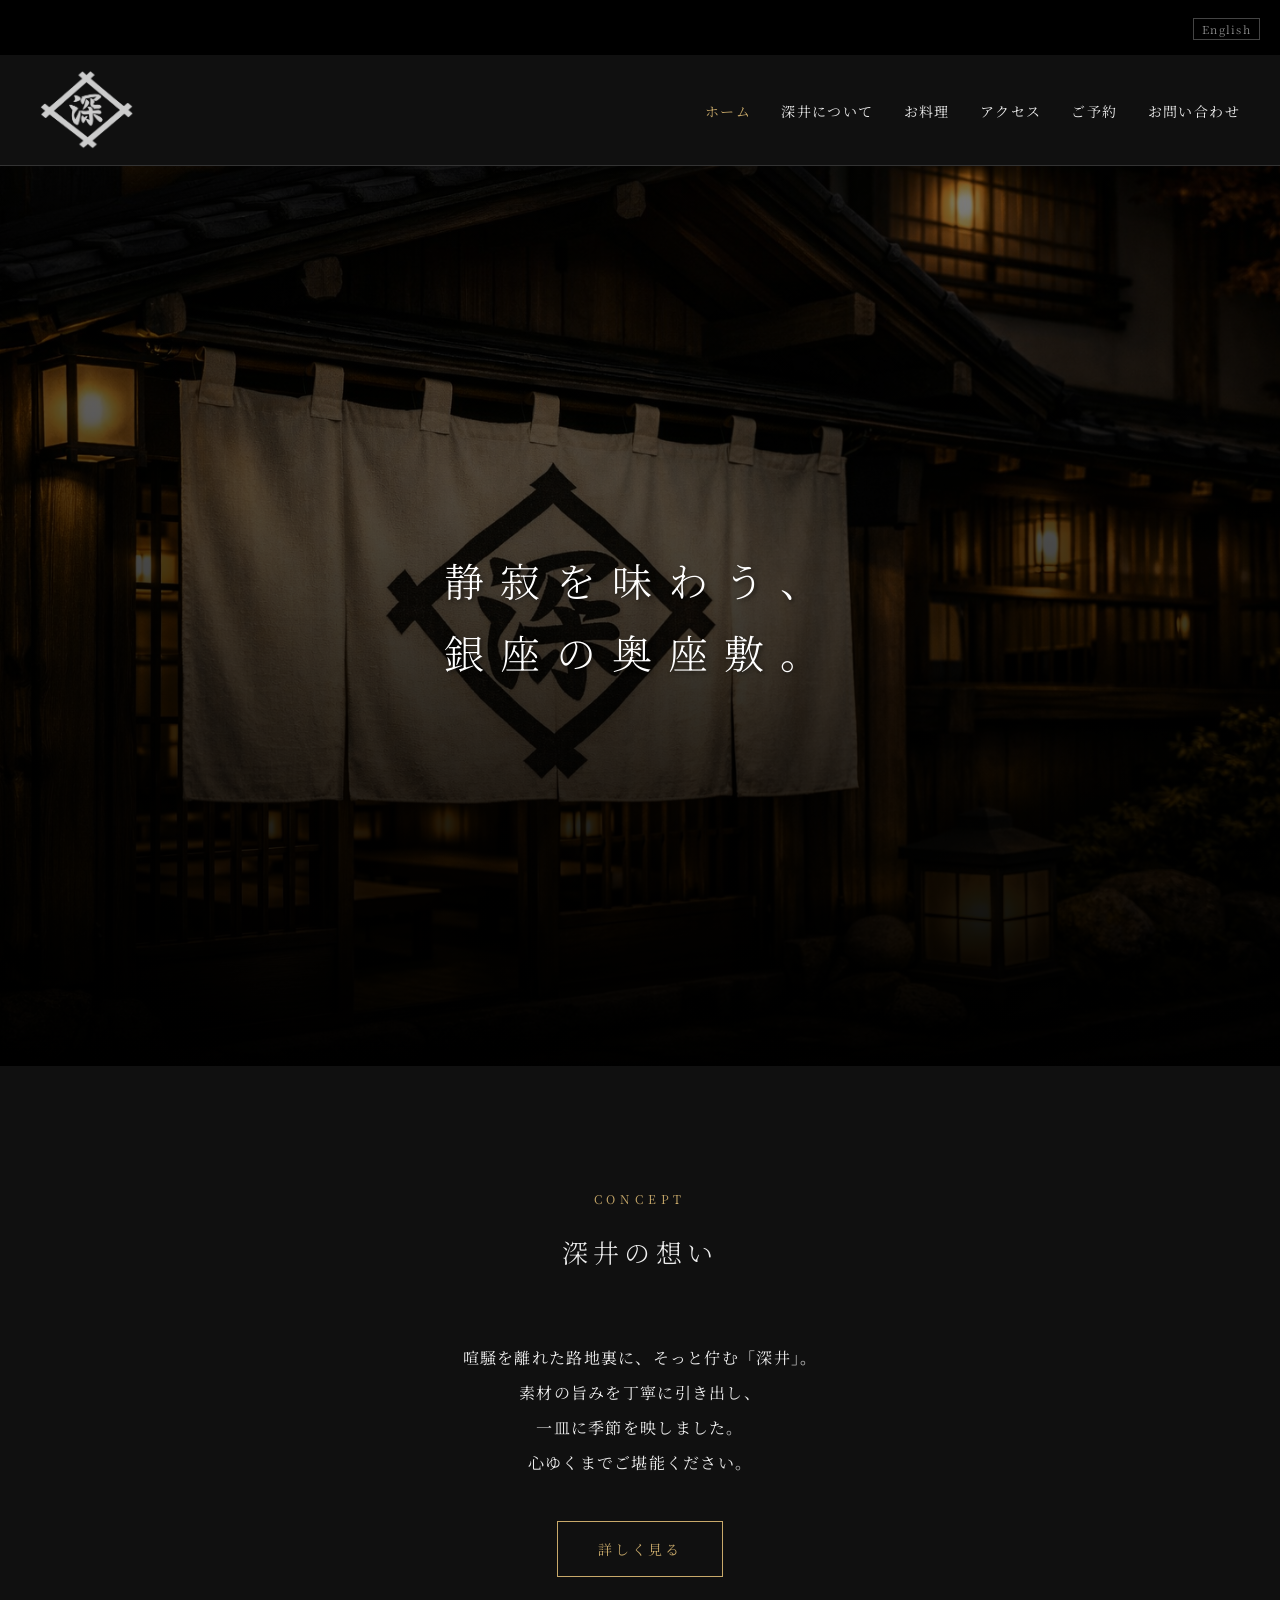
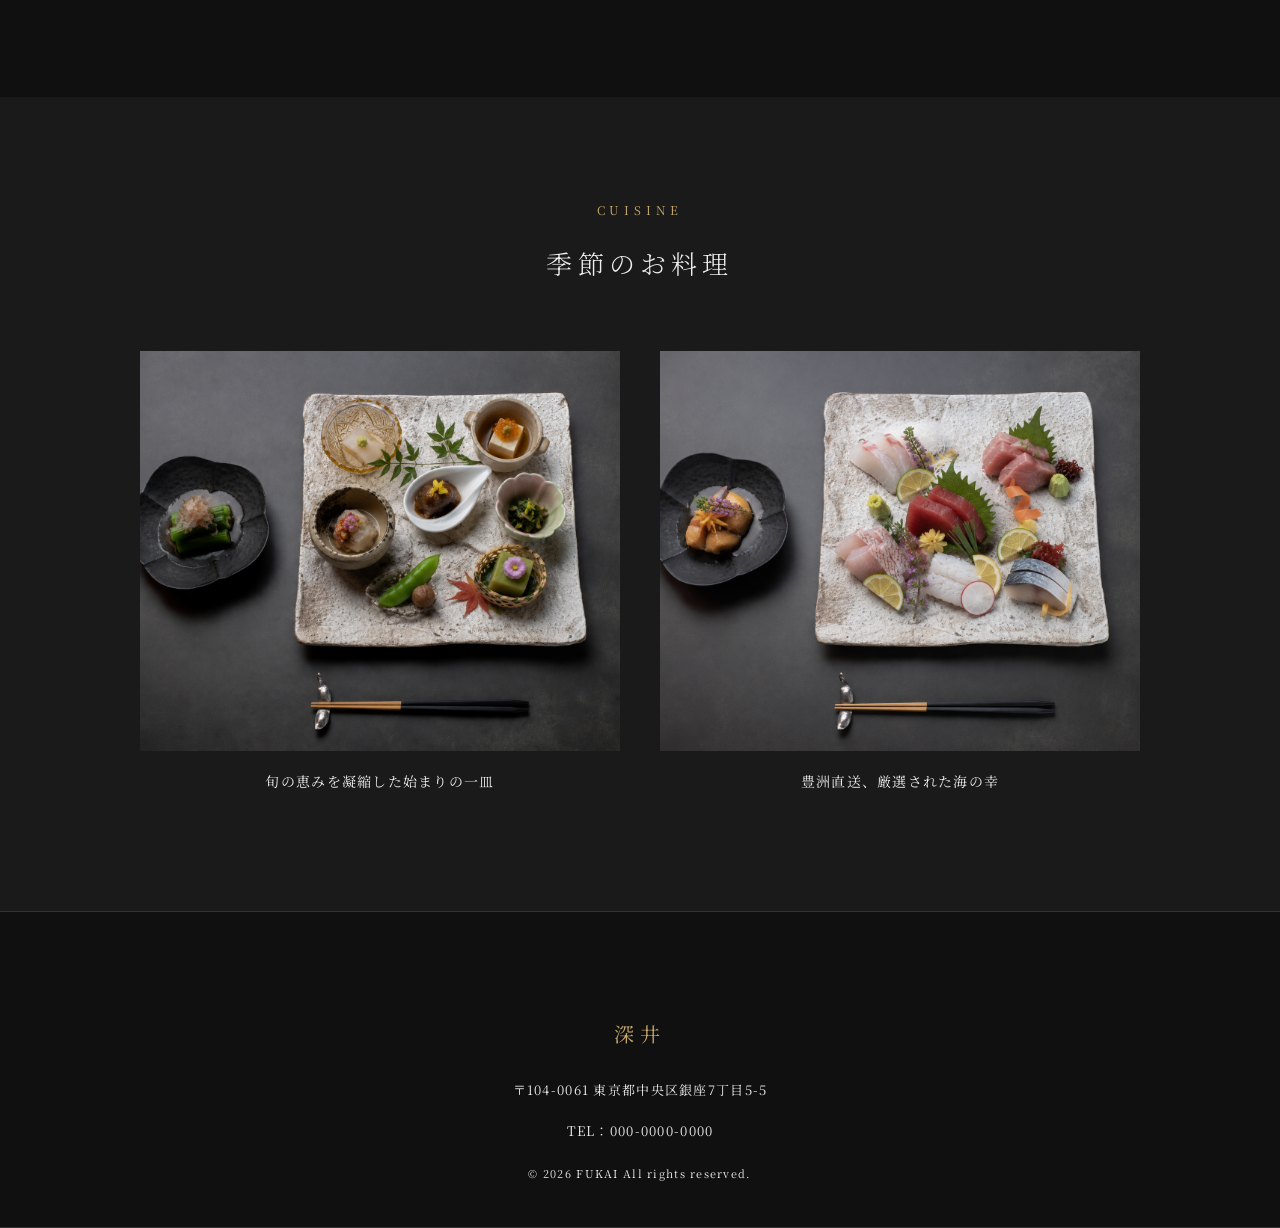
<file: index.html>
<!DOCTYPE html>
<html lang="ja">

<head>
    <meta charset="utf-8">
    <meta name="viewport" content="width=device-width, initial-scale=1.0">
    <title>日本料理 深井 | 銀座で味わう四季の恵み</title>
    <meta name="description" content="東京・銀座に佇む日本料理「深井」。厳選された旬の食材と、伝統の技が織りなす至高の懐石料理をご提供いたします。">
    <link href="https://fonts.googleapis.com/css2?family=Noto+Serif+JP:wght@300;600&display=swap" rel="stylesheet">
    <link rel="stylesheet" href="css/stl.css">
    <script src="js/menu.js" defer></script>
</head>

<body>
    <div class="lang-switch">
        <a href="index_en.html">English</a>
    </div>

    <header class="header-area">
        <header class="header-area">
            <div class="header-inner">

                <h1 class="logo">
                    <a href="index.html">
                        <img src="img/Copilot_20260509_124230.png" alt="深井">
                    </a>
                </h1>

                <div class="hamburger">
                    <!-- ハンバーガーメニューの三本線 -->
                    <span></span><span></span><span></span>
                </div>

                <nav class="nav-menu">
                    <ul>
                        <li><a href="index.html" class="current">ホーム</a></li>
                        <li><a href="fukai.html">深井について</a></li>
                        <li><a href="food.html">お料理</a></li>
                        <li><a href="access.html">アクセス</a></li>
                        <li><a href="booking.html">ご予約</a></li>
                        <li><a href="contact.html">お問い合わせ</a></li>
                    </ul>
                </nav>
            </div>
        </header>
        <!-- サイドメニュー（ハンバーガーメニュー） -->
        <nav class="side-menu">
            <ul>
                <li><a href="index.html" class="current">ホーム</a></li>
                <li><a href="fukai.html">深井について</a></li>
                <li><a href="food.html">お料理</a></li>
                <li><a href="access.html">アクセス</a></li>
                <li><a href="booking.html">ご予約</a></li>
                <li><a href="contact.html">お問い合わせ</a></li>
            </ul>
        </nav>

        <main>
            <section class="main-visual">
                <div class="mv-text">
                    <p class="catch">静寂を味わう、<br>銀座の奥座敷。</p>
                </div>
            </section>

            <section class="concept-area">
                <div class="section-title">
                    <span class="en">Concept</span>
                    <h2>深井の想い</h2>
                </div>
                <p class="concept-text">
                    喧騒を離れた路地裏に、そっと佇む「深井」。<br>
                    素材の旨みを丁寧に引き出し、<br>
                    一皿に季節を映しました。<br>
                    心ゆくまでご堪能ください。
                </p>
                <div class="btn-wrap">
                    <a href="fukai.html" class="btn">詳しく見る</a>
                </div>
            </section>

            <section class="food-preview">
                <div class="section-title">
                    <span class="en">Cuisine</span>
                    <h2>季節のお料理</h2>
                </div>
                <div class="food-grid">
                    <div class="food-item">
                        <div class="img-placeholder">
                            <img src="img/01.png" alt="季節の先付">
                        </div>
                        <p>旬の恵みを凝縮した始まりの一皿</p>
                    </div>
                    <div class="food-item">
                        <div class="img-placeholder">
                            <img src="img/38.png" alt="お造り">
                        </div>
                        <p>豊洲直送、厳選された海の幸</p>
                    </div>
                </div>
            </section>
        </main>

        <footer class="footer-area">
            <div class="footer-inner">
                <div class="footer-info">
                    <p class="footer-logo">深井</p>
                    <p>〒104-0061 東京都中央区銀座7丁目5-5</p>
                    <p>TEL：<a href="tel:000-0000-0000">000-0000-0000</a></p>
                </div>
                <small>© 2026 FUKAI All rights reserved.</small>
            </div>
        </footer>

</body>

</html>
</file>
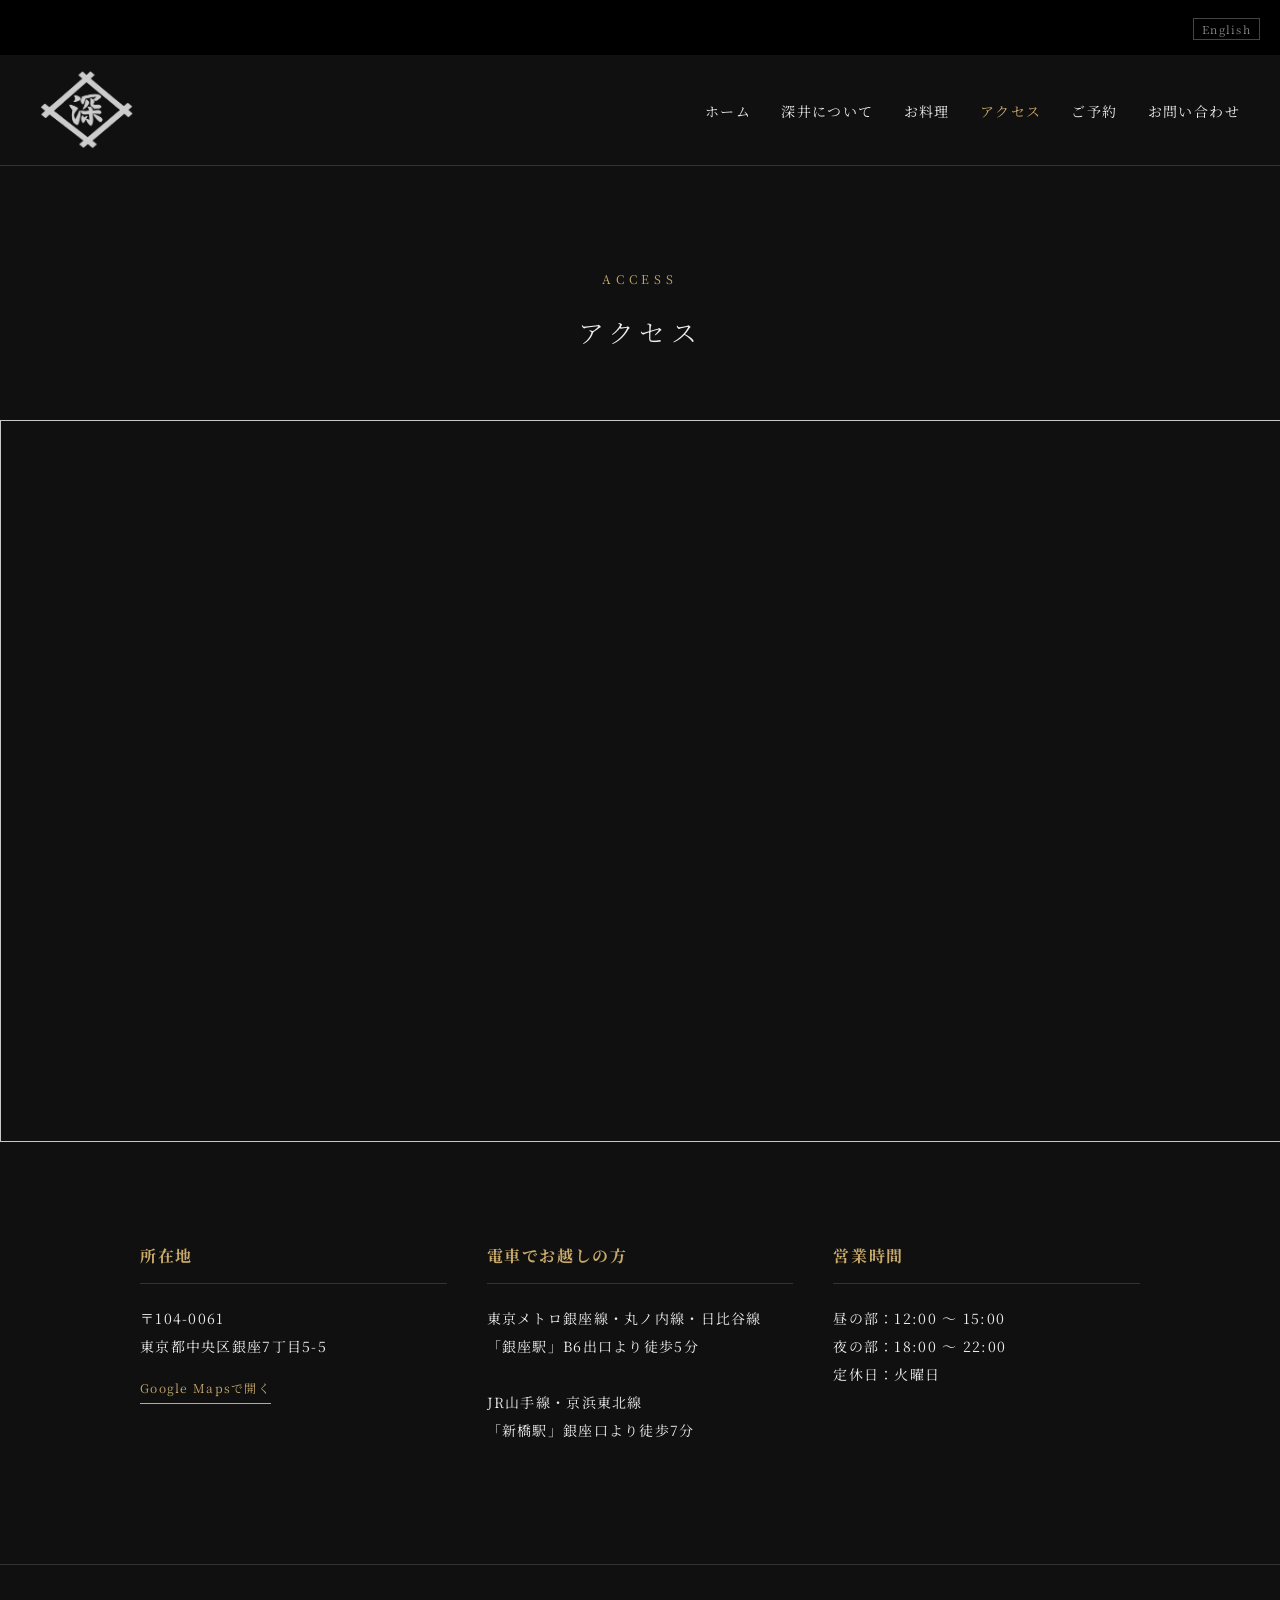
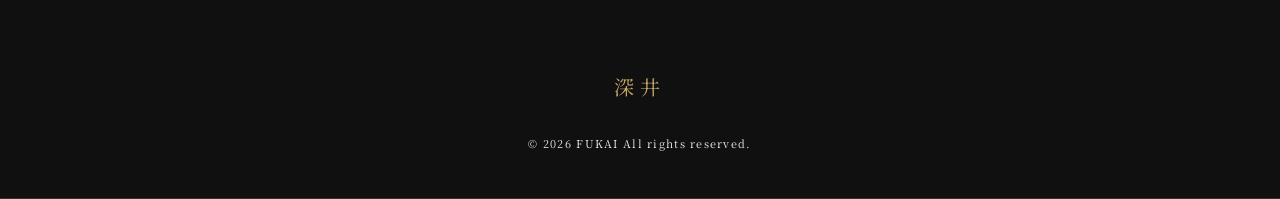
<file: access.html>
<!DOCTYPE html>
<html lang="ja">

<head>
    <meta charset="utf-8">
    <meta name="viewport" content="width=device-width, initial-scale=1.0">
    <title>アクセス | 日本料理 深井</title>
    <link rel="stylesheet" href="css/stl.css">
    <link href="https://fonts.googleapis.com/css2?family=Noto+Serif+JP:wght@300;600&display=swap" rel="stylesheet">
    <script src="js/menu.js" defer></script>
</head>

<body>

    <div class="lang-switch">
        <a href="access_en.html">English</a>
    </div>
    <header class="header-area">
        <header class="header-area">
            <div class="header-inner">
                <h1 class="logo">
                    <a href="index.html">
                        <img src="img/Copilot_20260509_124230.png" alt="深井">
                    </a>

                </h1>
                <div class="hamburger">
                    <!-- ハンバーガーメニューの三本線 -->
                    <span></span><span></span><span></span>
                </div>
                <nav class="nav-menu">
                    <ul>
                        <li><a href="index.html">ホーム</a></li>
                        <li><a href="fukai.html">深井について</a></li>
                        <li><a href="food.html">お料理</a></li>
                        <li><a href="access.html" class="current">アクセス</a></li>
                        <li><a href="booking.html">ご予約</a></li>
                        <li><a href="contact.html">お問い合わせ</a></li>
                    </ul>
                </nav>
            </div>
        </header>
        <!-- サイドメニュー（ハンバーガーメニュー） -->
        <nav class="side-menu">
            <ul>
                <li><a href="index.html">ホーム</a></li>
                <li><a href="fukai.html">深井について</a></li>
                <li><a href="food.html">お料理</a></li>
                <li><a href="access.html" class="current">アクセス</a></li>
                <li><a href="booking.html">ご予約</a></li>
                <li><a href="contact.html">お問い合わせ</a></li>
            </ul>
        </nav>

        <main>
            <section class="page-title">
                <span class="en">Access</span>
                <h1>アクセス</h1>
            </section>

            <section class="map-section reveal">
                <div class="map-wrap">
                    <iframe
                        src="https://www.google.com/maps/embed?pb=!1m18!1m12!1m3!1d3241.4248560877963!2d139.75949587637817!3d35.66775613081198!2m3!1f0!2f0!3f0!3m2!1i1024!2i768!4f13.1!3m3!1m2!1s0x60188be968725f77%3A0x6732357731633535!2z44CSMTA0LTAwNjEgpXkuqzpg73kuK3lpK7ljLmPi-W6pTfkuIHnm67vvJXvvI01!5e0!3m2!1sja!2sjp!4v1715000000000!5m2!1sja!2sjp"
                        width="600" height="450" style="border:0;" allowfullscreen="" loading="lazy"
                        referrerpolicy="no-referrer-when-downgrade"></iframe>
                </div>
            </section>

            <section class="access-info-section reveal">
                <div class="info-grid">
                    <div class="info-item">
                        <h3>所在地</h3>
                        <p>〒104-0061<br>東京都中央区銀座7丁目5-5</p>
                        <a href="https://maps.app.goo.gl/XXXXX" target="_blank" class="map-link">Google Mapsで開く</a>
                    </div>
                    <div class="info-item">
                        <h3>電車でお越しの方</h3>
                        <p>
                            東京メトロ銀座線・丸ノ内線・日比谷線<br>
                            「銀座駅」B6出口より徒歩5分<br><br>
                            JR山手線・京浜東北線<br>
                            「新橋駅」銀座口より徒歩7分
                        </p>
                    </div>
                    <div class="info-item">
                        <h3>営業時間</h3>
                        <p>
                            昼の部：12:00 〜 15:00<br>
                            夜の部：18:00 〜 22:00<br>
                            定休日：火曜日
                        </p>
                    </div>
                </div>
            </section>
        </main>

        <footer class="footer-area">
            <div class="footer-inner">
                <p class="footer-logo">深井</p>
                <small>© 2026 FUKAI All rights reserved.</small>
            </div>
        </footer>

</body>

</html>
</file>
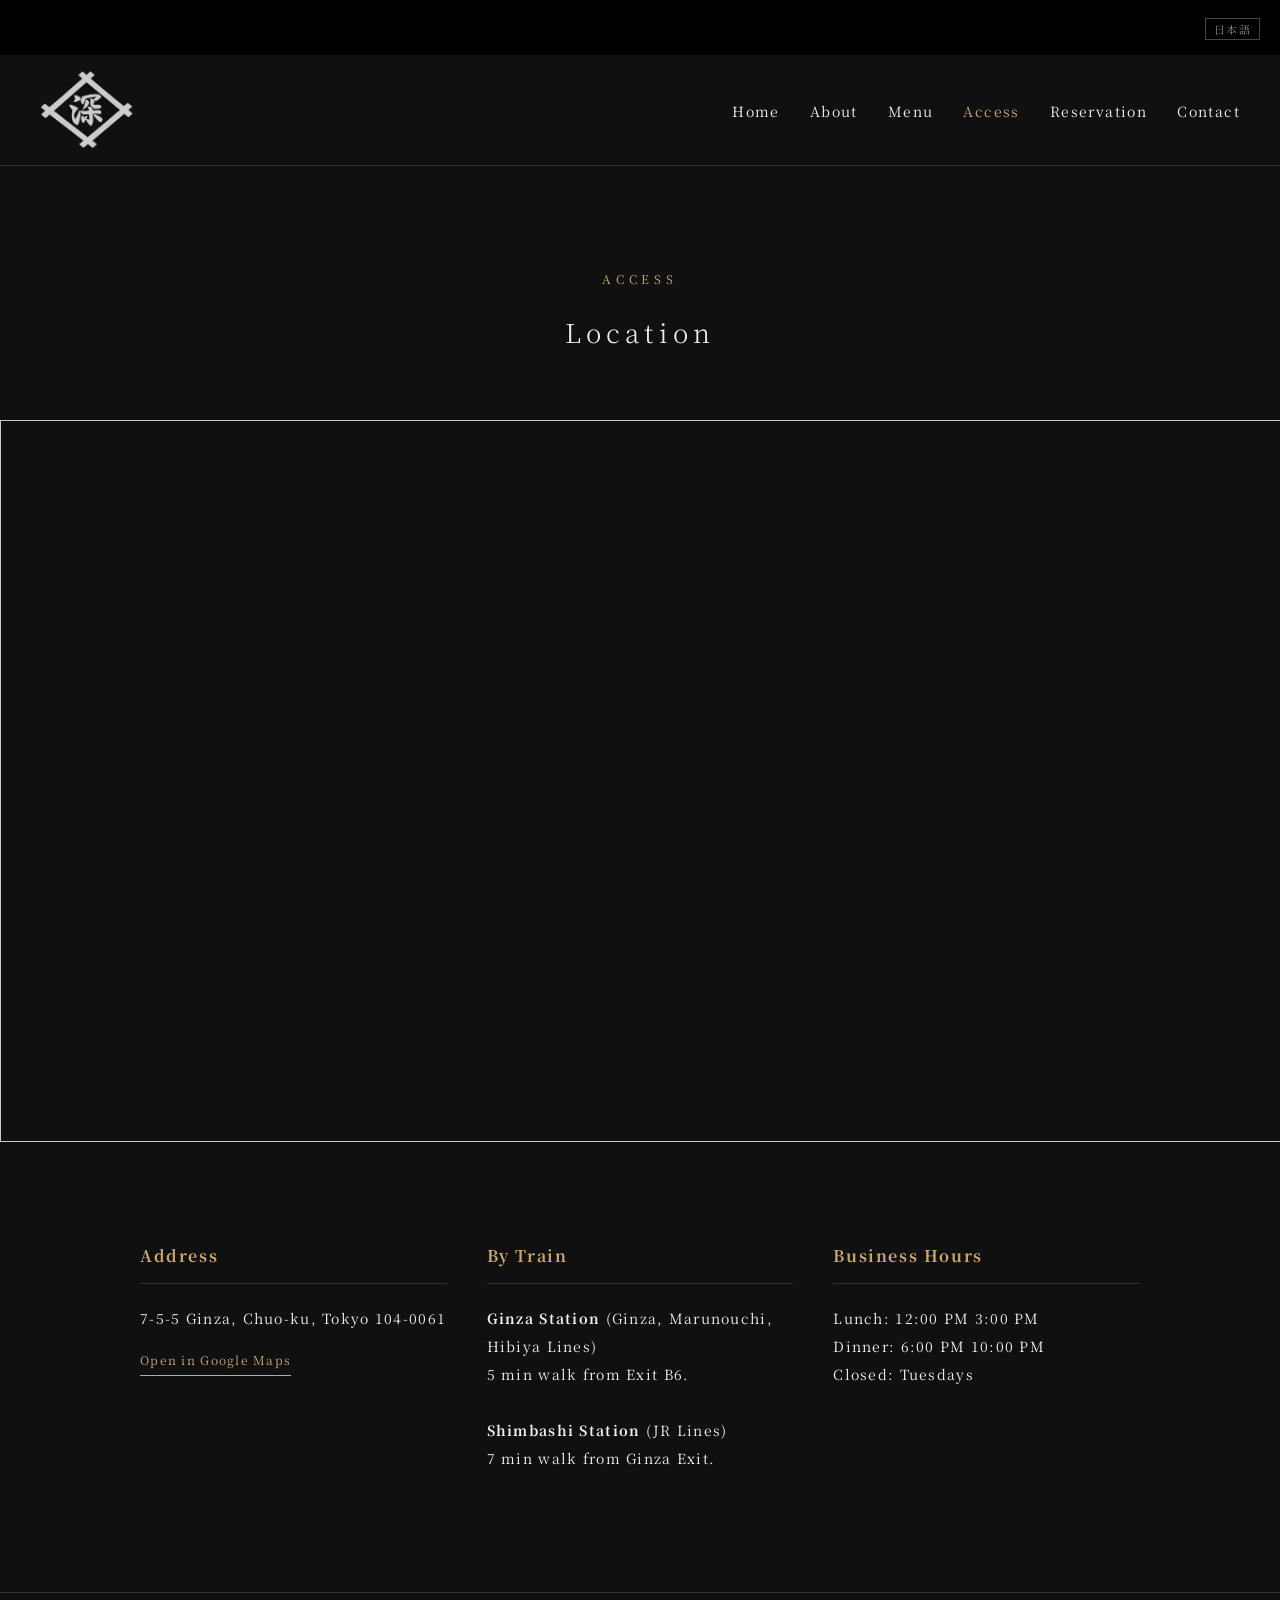
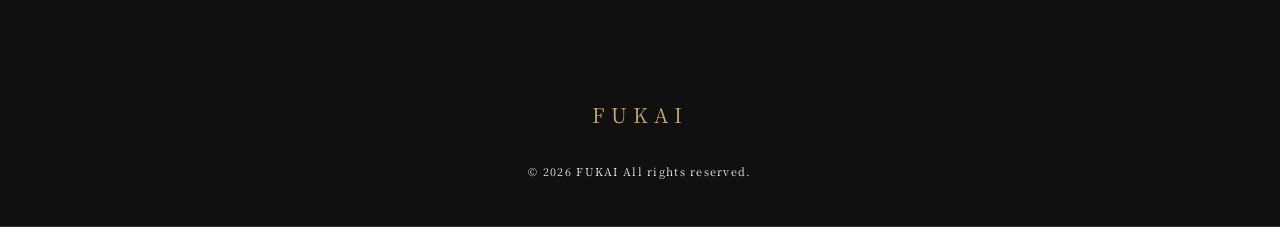
<file: access_en.html>
<!DOCTYPE html>
<html lang="en">

<head>
    <meta charset="utf-8">
    <meta name="viewport" content="width=device-width, initial-scale=1.0">
    <title>Access | FUKAI Japanese Cuisine</title>
    <link rel="stylesheet" href="css/stl.css">
    <link href="https://fonts.googleapis.com/css2?family=Noto+Serif+JP:wght@300;600&display=swap" rel="stylesheet">
    <script src="js/menu.js" defer></script>
</head>

<body>

    <div class="lang-switch">
        <a href="access.html">日本語</a>
    </div>

    <header class="header-area">
        <header class="header-area">
            <div class="header-inner">
                <h1 class="logo">
                    <a href="index.html">
                        <img src="img/Copilot_20260509_124230.png" alt="深井">
                    </a>
                </h1>
                <div class="hamburger">
                    <!-- ハンバーガーメニューの三本線 -->
                    <span></span><span></span><span></span>
                </div>
                <nav class="nav-menu">
                    <ul>
                        <li><a href="index_en.html">Home</a></li>
                        <li><a href="fukai_en.html">About</a></li>
                        <li><a href="food_en.html">Menu</a></li>
                        <li><a href="access_en.html" class="current">Access</a></li>
                        <li><a href="booking_en.html">Reservation</a></li>
                        <li><a href="contact_en.html">Contact</a></li>
                    </ul>
                </nav>
            </div>
        </header>
        <!-- サイドメニュー（ハンバーガーメニュー） -->
        <nav class="side-menu">
            <ul>
                <li><a href="index_en.html">Home</a></li>
                <li><a href="fukai_en.html">About</a></li>
                <li><a href="food_en.html">Menu</a></li>
                <li><a href="access_en.html" class="current">Access</a></li>
                <li><a href="booking_en.html">Reservation</a></li>
                <li><a href="contact_en.html">Contact</a></li>
            </ul>
        </nav>

        <main>
            <section class="page-title">
                <span class="en">Access</span>
                <h1>Location</h1>
            </section>

            <section class="map-section reveal">
                <div class="map-wrap">
                    <iframe
                        src="https://www.google.com/maps/embed?pb=!1m18!1m12!1m3!1d3241.4248560877963!2d139.75949587637817!3d35.66775613081198!2m3!1f0!2f0!3f0!3m2!1i1024!2i768!4f13.1!3m3!1m2!1s0x60188be968725f77%3A0x6732357731633535!2z44CSMTA0LTAwNjEgpXkuqzpg73kuK3lpK7ljLmPi-W6pTfkuIHnm67vvJXvvI01!5e0!3m2!1sen!2sjp!4v1715000000000!5m2!1sen!2sjp"
                        width="600" height="450" style="border:0;" allowfullscreen="" loading="lazy"
                        referrerpolicy="no-referrer-when-downgrade"></iframe>
                </div>
            </section>

            <section class="access-info-section reveal">
                <div class="info-grid">
                    <div class="info-item">
                        <h3>Address</h3>
                        <p>7-5-5 Ginza, Chuo-ku, Tokyo 104-0061</p>
                        <a href="https://maps.app.goo.gl/XXXXX" target="_blank" class="map-link">Open in Google Maps</a>
                    </div>
                    <div class="info-item">
                        <h3>By Train</h3>
                        <p>
                            <strong>Ginza Station</strong> (Ginza, Marunouchi, Hibiya Lines)<br>
                            5 min walk from Exit B6.<br><br>
                            <strong>Shimbashi Station</strong> (JR Lines)<br>
                            7 min walk from Ginza Exit.
                        </p>
                    </div>
                    <div class="info-item">
                        <h3>Business Hours</h3>
                        <p>
                            Lunch: 12:00 PM 3:00 PM<br>
                            Dinner: 6:00 PM 10:00 PM<br>
                            Closed: Tuesdays
                        </p>
                    </div>
                </div>
            </section>
        </main>

        <footer class="footer-area">
            <div class="footer-inner">
                <p class="footer-logo">FUKAI</p>
                <small>© 2026 FUKAI All rights reserved.</small>
            </div>
        </footer>

</body>

</html>
</file>
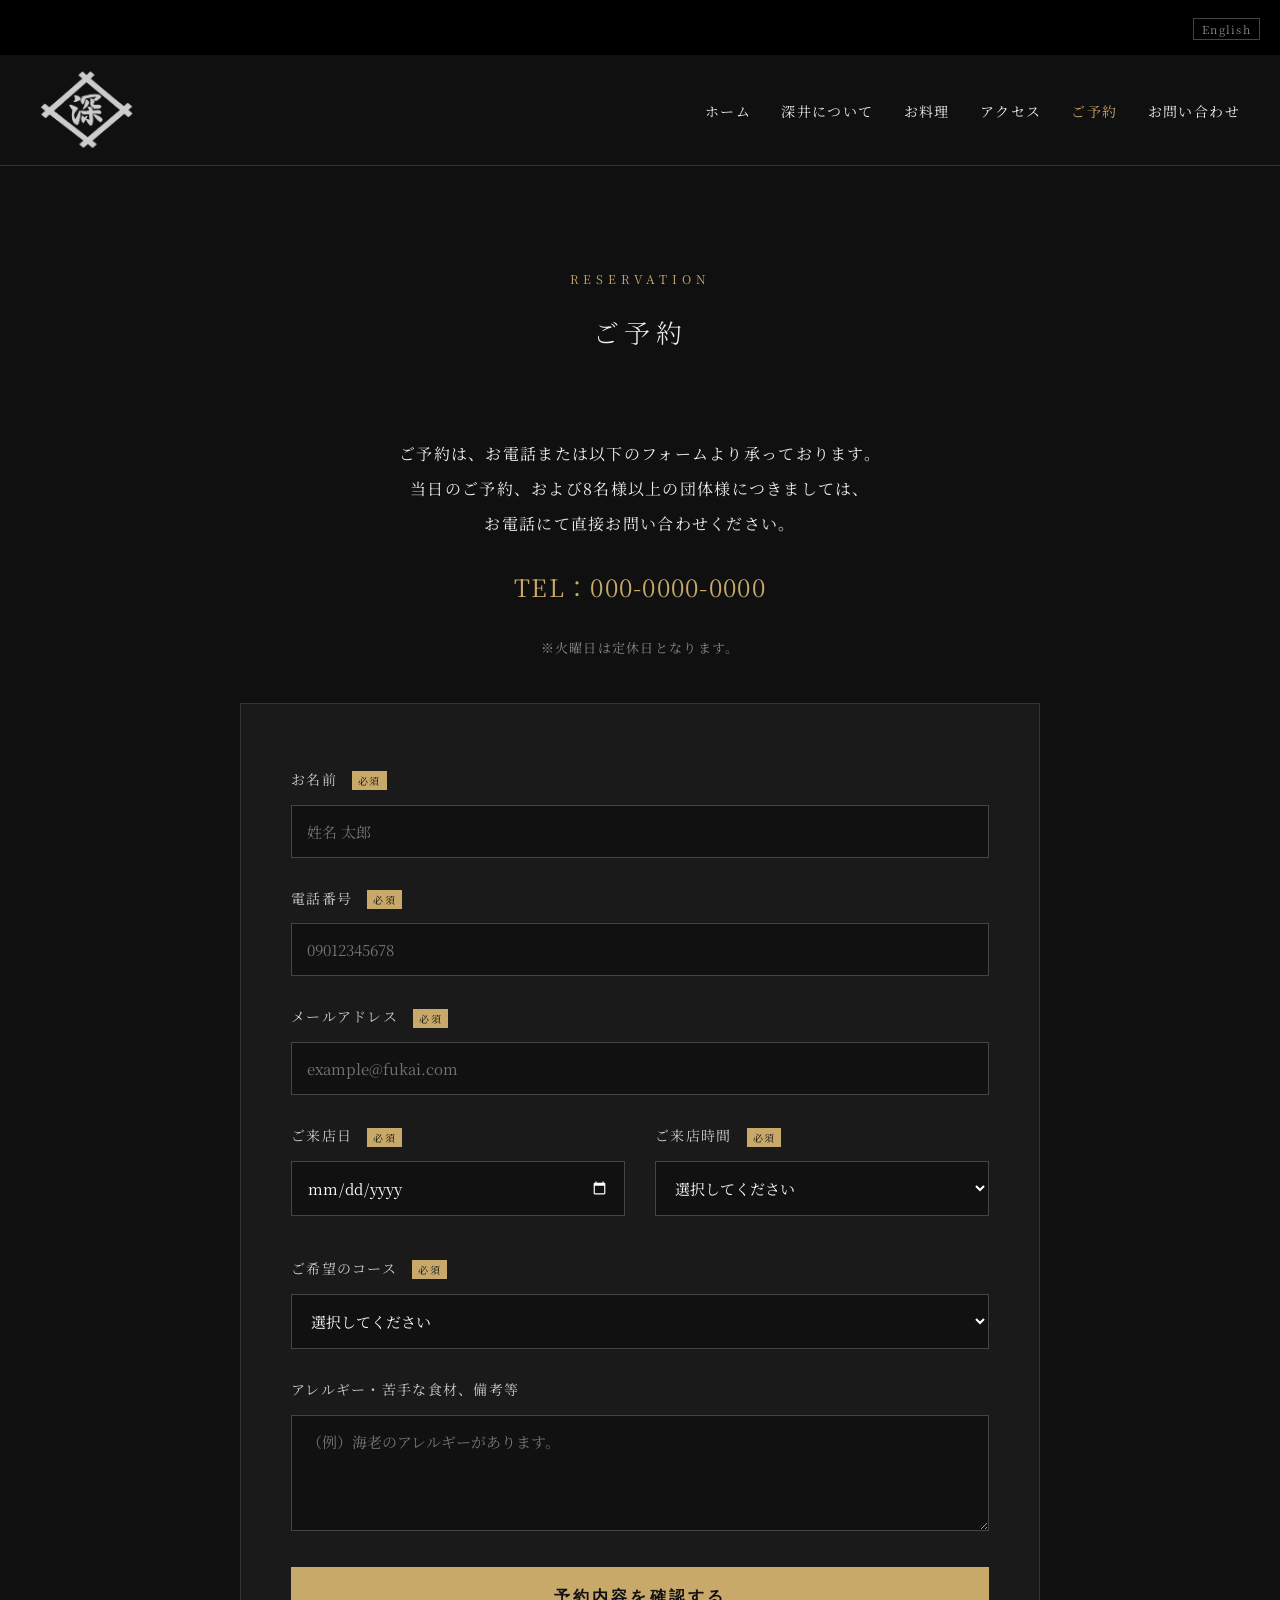
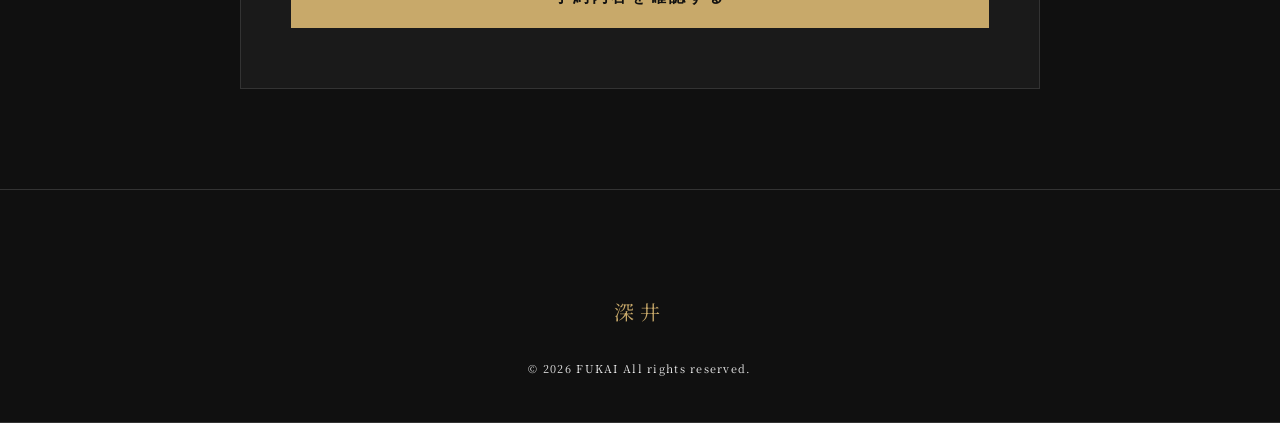
<file: booking.html>
<!DOCTYPE html>
<html lang="ja">

<head>
    <meta charset="utf-8">
    <meta name="viewport" content="width=device-width, initial-scale=1.0">
    <title>ご予約 | 日本料理 深井</title>
    <link rel="stylesheet" href="css/stl.css">
    <link href="https://fonts.googleapis.com/css2?family=Noto+Serif+JP:wght@300;600&display=swap" rel="stylesheet">
    <script src="js/menu.js" defer></script>
</head>

<body>

    <div class="lang-switch">
        <a href="booking_en.html">English</a>
    </div>

    <header class="header-area">
        <header class="header-area">
            <div class="header-inner">
                <h1 class="logo">
                    <a href="index.html">
                        <img src="img/Copilot_20260509_124230.png" alt="深井">
                    </a>

                </h1>
                <div class="hamburger">
                    <!-- ハンバーガーメニューの三本線 -->
                    <span></span><span></span><span></span>
                </div>
                <nav class="nav-menu">
                    <ul>
                        <li><a href="index.html">ホーム</a></li>
                        <li><a href="fukai.html">深井について</a></li>
                        <li><a href="food.html">お料理</a></li>
                        <li><a href="access.html">アクセス</a></li>
                        <li><a href="booking.html" class="current">ご予約</a></li>
                        <li><a href="contact.html">お問い合わせ</a></li>
                    </ul>
                </nav>
            </div>
        </header>
        <!-- サイドメニュー（ハンバーガーメニュー） -->
        <nav class="side-menu">
            <ul>
                <li><a href="index.html">ホーム</a></li>
                <li><a href="fukai.html">深井について</a></li>
                <li><a href="food.html">お料理</a></li>
                <li><a href="access.html">アクセス</a></li>
                <li><a href="booking.html" class="current">ご予約</a></li>
                <li><a href="contact.html">お問い合わせ</a></li>
            </ul>
        </nav>

        <main>
            <section class="page-title">
                <span class="en">Reservation</span>
                <h1>ご予約</h1>
            </section>

            <section class="booking-section reveal">
                <div class="booking-container">
                    <div class="booking-intro">
                        <p>ご予約は、お電話または以下のフォームより承っております。<br>
                            当日のご予約、および8名様以上の団体様につきましては、<br>
                            お電話にて直接お問い合わせください。</p>
                        <p class="tel-number">TEL：<a href="tel:000-0000-0000">000-0000-0000</a></p>
                        <p class="note">※火曜日は定休日となります。</p>
                    </div>

                    <form id="reservation-form" class="reserve-form">
                        <div class="form-group">
                            <label for="name">お名前 <span class="required">必須</span></label>
                            <input type="text" id="name" name="name" placeholder="姓名 太郎" required>
                        </div>

                        <div class="form-group">
                            <label for="tel">電話番号 <span class="required">必須</span></label>
                            <input type="tel" id="tel" name="tel" placeholder="09012345678" required>
                        </div>

                        <div class="form-group">
                            <label for="email">メールアドレス <span class="required">必須</span></label>
                            <input type="email" id="email" name="email" placeholder="example@fukai.com" required>
                        </div>

                        <div class="form-row">
                            <div class="form-group">
                                <label for="date">ご来店日 <span class="required">必須</span></label>
                                <input type="date" id="date" name="date" required>
                                <p id="date-error" class="error-msg"></p>
                            </div>
                            <div class="form-group">
                                <label for="time">ご来店時間 <span class="required">必須</span></label>
                                <select id="time" name="time" required>
                                    <option value="">選択してください</option>
                                    <optgroup label="昼の部">
                                        <option value="12:00">12:00</option>
                                        <option value="12:30">12:30</option>
                                        <option value="13:00">13:00</option>
                                    </optgroup>
                                    <optgroup label="夜の部">
                                        <option value="18:00">18:00</option>
                                        <option value="18:30">18:30</option>
                                        <option value="19:00">19:00</option>
                                        <option value="19:30">19:30</option>
                                        <option value="20:00">20:00</option>
                                    </optgroup>
                                </select>
                            </div>
                        </div>

                        <div class="form-group">
                            <label for="course">ご希望のコース <span class="required">必須</span></label>
                            <select id="course" name="course" required>
                                <option value="">選択してください</option>
                                <option value="lunch-hatsune">昼会席「初音」（8,800円）</option>
                                <option value="lunch-irodori">限定「彩り御膳」（5,500円）</option>
                                <option value="dinner-fukai">懐石「深井」（18,000円）</option>
                                <option value="dinner-kiwami">極み会席（25,000円）</option>
                                <option value="other">席のみ予約・その他</option>
                            </select>
                        </div>

                        <div class="form-group">
                            <label for="message">アレルギー・苦手な食材、備考等</label>
                            <textarea id="message" name="message" rows="4" placeholder="（例）海老のアレルギーがあります。"></textarea>
                        </div>

                        <div class="form-submit">
                            <button type="submit" class="submit-btn">予約内容を確認する</button>
                        </div>
                    </form>
                </div>
            </section>
        </main>

        <footer class="footer-area">
            <div class="footer-inner">
                <p class="footer-logo">深井</p>
                <small>© 2026 FUKAI All rights reserved.</small>
            </div>
        </footer>

</body>

</html>
</file>
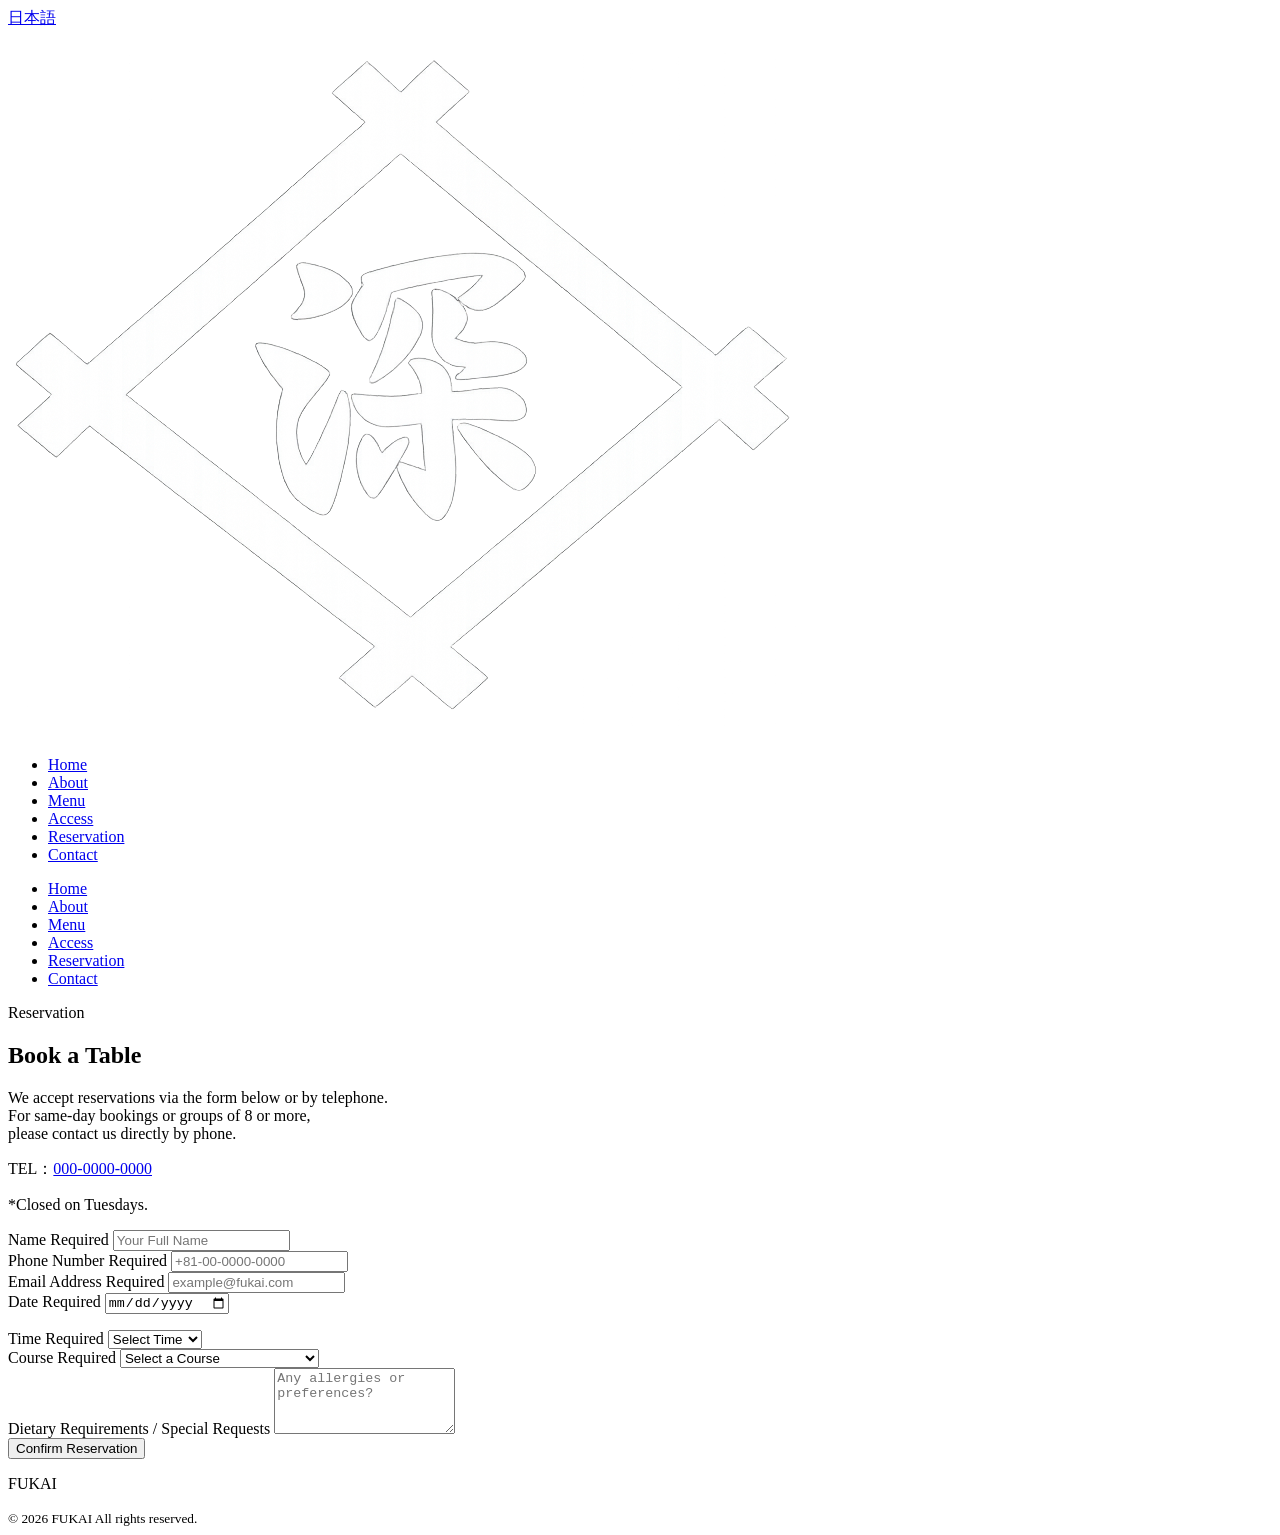
<file: booking_en.html>
<!DOCTYPE html>
<html lang="en">

<head>
    <meta charset="utf-8">
    <meta name="viewport" content="width=device-width, initial-scale=1.0">
    <title>Reservation | FUKAI Japanese Cuisine</title>
    <link href="https://fonts.googleapis.com/css2?family=Noto+Serif+JP:wght@300;600&display=swap" rel="stylesheet">
    <script src="js/menu.js" defer></script>
</head>

<body>

    <div class="lang-switch">
        <a href="booking.html">日本語</a>
    </div>

    <header class="header-area">
        <header class="header-area">
            <div class="header-inner">
                <h1 class="logo">
                    <a href="index.html">
                        <img src="img/Copilot_20260509_124230.png" alt="深井">
                    </a>

                </h1>
                <div class="hamburger">
                    <!-- ハンバーガーメニューの三本線 -->
                    <span></span><span></span><span></span>
                </div>
                <nav class="nav-menu">
                    <ul>
                        <li><a href="index_en.html">Home</a></li>
                        <li><a href="fukai_en.html">About</a></li>
                        <li><a href="food_en.html">Menu</a></li>
                        <li><a href="access_en.html">Access</a></li>
                        <li><a href="booking_en.html" class="current">Reservation</a></li>
                        <li><a href="contact_en.html">Contact</a></li>
                    </ul>
                </nav>
            </div>
        </header>
        <!-- サイドメニュー（ハンバーガーメニュー） -->
        <nav class="side-menu">
            <ul>
                <li><a href="index_en.html">Home</a></li>
                <li><a href="fukai_en.html">About</a></li>
                <li><a href="food_en.html">Menu</a></li>
                <li><a href="access_en.html">Access</a></li>
                <li><a href="booking_en.html" class="current">Reservation</a></li>
                <li><a href="contact_en.html">Contact</a></li>
            </ul>
        </nav>

        <main>
            <section class="page-title">
                <span class="en">Reservation</span>
                <h1>Book a Table</h1>
            </section>

            <section class="booking-section reveal">
                <div class="booking-container">
                    <div class="booking-intro">
                        <p>We accept reservations via the form below or by telephone.<br>
                            For same-day bookings or groups of 8 or more,<br>
                            please contact us directly by phone.</p>
                        <p class="tel-number">TEL：<a href="tel:000-0000-0000">000-0000-0000</a></p>
                        <p class="note">*Closed on Tuesdays.</p>
                    </div>

                    <form id="reservation-form-en" class="reserve-form">
                        <div class="form-group">
                            <label for="name">Name <span class="required">Required</span></label>
                            <input type="text" id="name" name="name" placeholder="Your Full Name" required>
                        </div>

                        <div class="form-group">
                            <label for="tel">Phone Number <span class="required">Required</span></label>
                            <input type="tel" id="tel" name="tel" placeholder="+81-00-0000-0000" required>
                        </div>

                        <div class="form-group">
                            <label for="email">Email Address <span class="required">Required</span></label>
                            <input type="email" id="email" name="email" placeholder="example@fukai.com" required>
                        </div>
                        <div class="form-row">
                            <div class="form-group">
                                <label for="date-en">Date <span class="required">Required</span></label>
                                <input type="date" id="date-en" name="date" required>
                                <p id="date-error-en" class="error-msg"></p>
                            </div>
                            <div class="form-group">
                                <label for="time-en">Time <span class="required">Required</span></label>
                                <select id="time-en" name="time" required>
                                    <option value="">Select Time</option>
                                    <optgroup label="Lunch">
                                        <option value="12:00">12:00 PM</option>
                                        <option value="12:30">12:30 PM</option>
                                        <option value="13:00">1:00 PM</option>
                                    </optgroup>
                                    <optgroup label="Dinner">
                                        <option value="18:00">6:00 PM</option>
                                        <option value="18:30">6:30 PM</option>
                                        <option value="19:00">7:00 PM</option>
                                        <option value="19:30">7:30 PM</option>
                                        <option value="20:00">8:00 PM</option>
                                    </optgroup>
                                </select>
                            </div>
                        </div>

                        <div class="form-group">
                            <label for="course">Course <span class="required">Required</span></label>
                            <select id="course" name="course" required>
                                <option value="">Select a Course</option>
                                <option value="lunch-hatsune">Lunch "Hatsune" (8,800 JPY)</option>
                                <option value="lunch-irodori">Special "Irodori" (5,500 JPY)</option>
                                <option value="dinner-fukai">Kaiseki "FUKAI" (18,000 JPY)</option>
                                <option value="dinner-kiwami">Kiwami Kaiseki (25,000 JPY)</option>
                                <option value="other">Table Only / Others</option>
                            </select>
                        </div>

                        <div class="form-group">
                            <label for="message">Dietary Requirements / Special Requests</label>
                            <textarea id="message" name="message" rows="4"
                                placeholder="Any allergies or preferences?"></textarea>
                        </div>

                        <div class="form-submit">
                            <button type="submit" class="submit-btn">Confirm Reservation</button>
                        </div>
                    </form>
                </div>
            </section>
        </main>

        <footer class="footer-area">
            <div class="footer-inner">
                <p class="footer-logo">FUKAI</p>
                <small>© 2026 FUKAI All rights reserved.</small>
            </div>
        </footer>

</body>

</html>
</file>
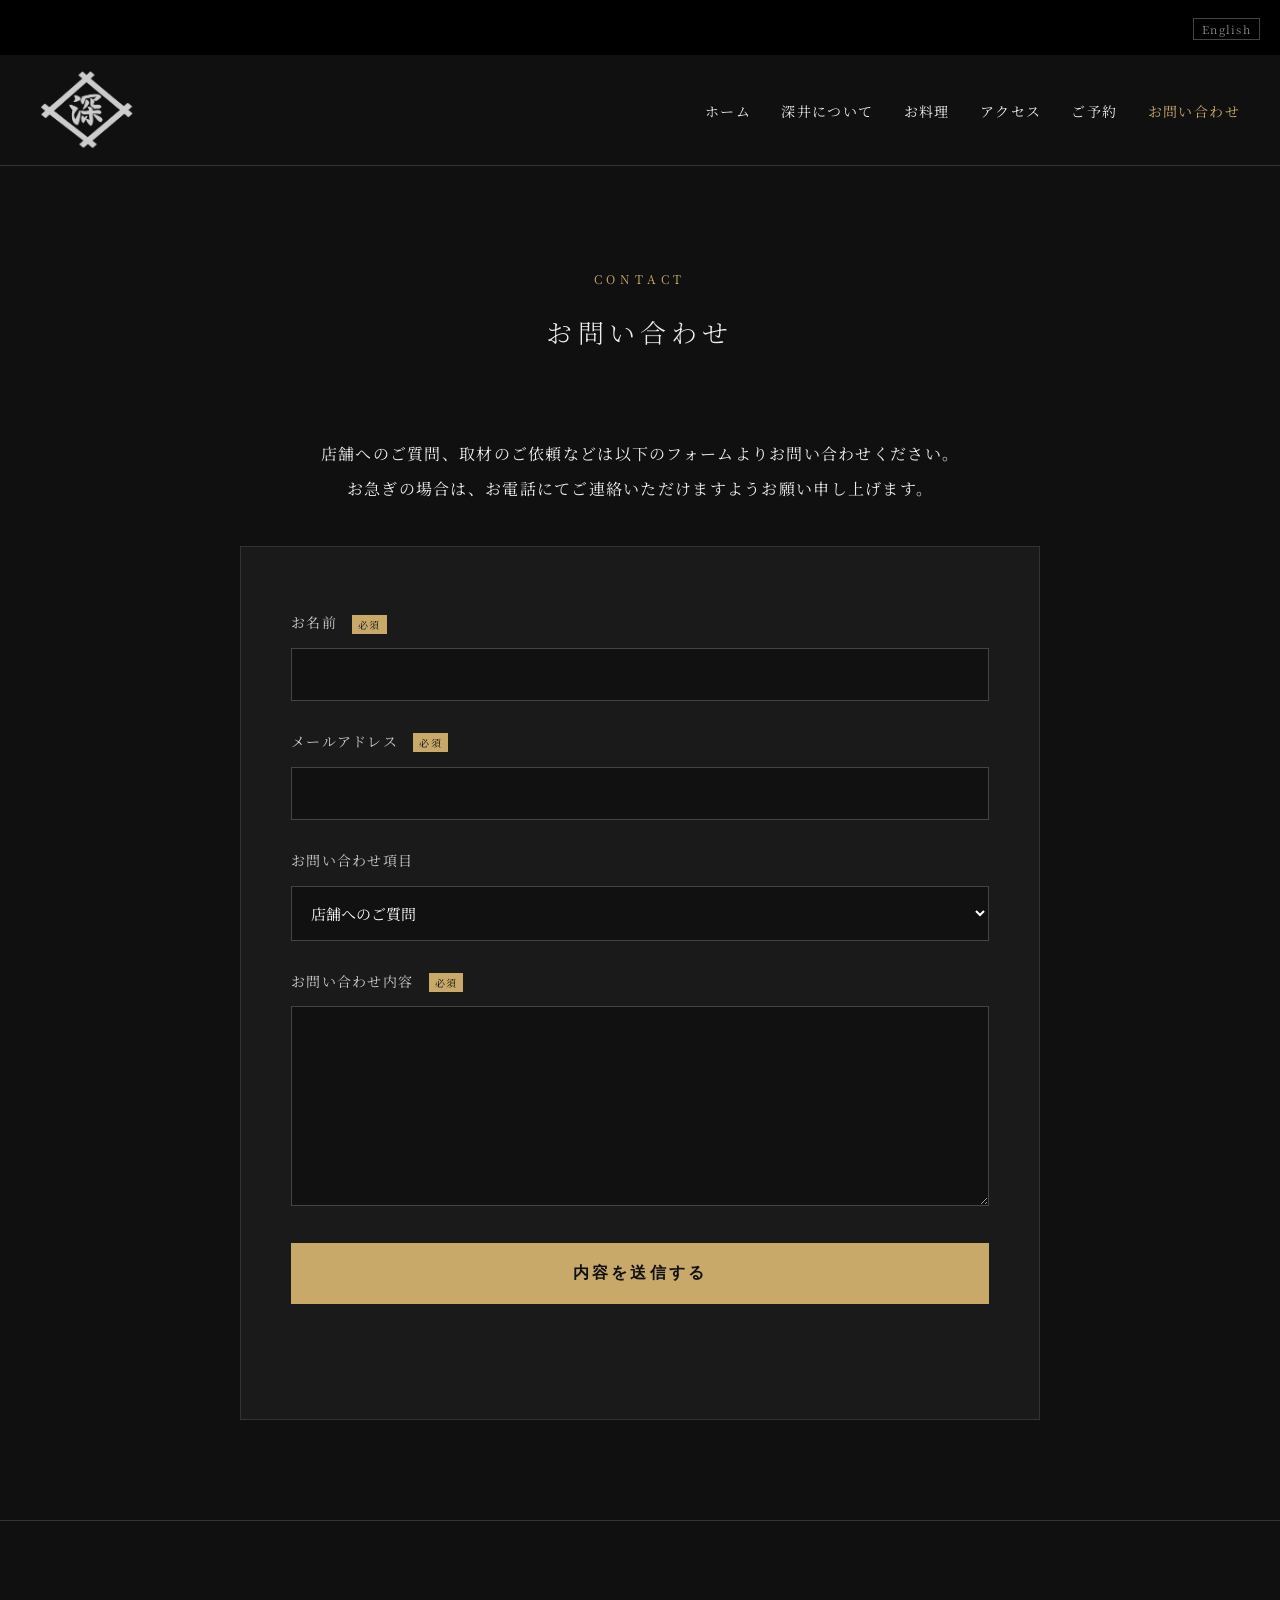
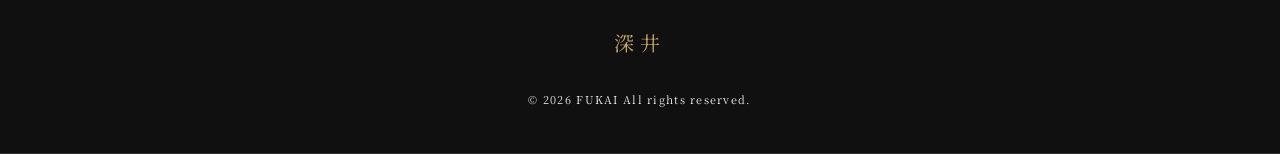
<file: contact.html>
<!DOCTYPE html>
<html lang="ja">

<head>
    <meta charset="utf-8">
    <meta name="viewport" content="width=device-width, initial-scale=1.0">
    <title>お問い合わせ | 日本料理 深井</title>
    <link rel="stylesheet" href="css/stl.css">
    <link href="https://fonts.googleapis.com/css2?family=Noto+Serif+JP:wght@300;600&display=swap" rel="stylesheet">
    <script src="js/menu.js" defer></script>
</head>

<body>

    <div class="lang-switch">
        <a href="contact_en.html">English</a>
    </div>

    <header class="header-area">
        <header class="header-area">
            <div class="header-inner">
                <h1 class="logo">
                    <a href="index.html">
                        <img src="img/Copilot_20260509_124230.png" alt="深井">
                    </a>

                </h1>
                <div class="hamburger">
                    <!-- ハンバーガーメニューの三本線 -->
                    <span></span><span></span><span></span>
                </div>
                <nav class="nav-menu">
                    <ul>
                        <li><a href="index.html">ホーム</a></li>
                        <li><a href="fukai.html">深井について</a></li>
                        <li><a href="food.html">お料理</a></li>
                        <li><a href="access.html">アクセス</a></li>
                        <li><a href="booking.html">ご予約</a></li>
                        <li><a href="contact.html" class="current">お問い合わせ</a></li>
                    </ul>
                </nav>
            </div>
        </header>
        <!-- サイドメニュー（ハンバーガーメニュー） -->
        <nav class="side-menu">
            <ul>
                <li><a href="index.html">ホーム</a></li>
                <li><a href="fukai.html">深井について</a></li>
                <li><a href="food.html">お料理</a></li>
                <li><a href="access.html">アクセス</a></li>
                <li><a href="booking.html">ご予約</a></li>
                <li><a href="contact.html" class="current">お問い合わせ</a></li>
            </ul>
        </nav>

        <main>
            <section class="page-title">
                <span class="en">Contact</span>
                <h1>お問い合わせ</h1>
            </section>

            <section class="contact-section reveal">
                <div class="contact-container">
                    <div class="contact-intro">
                        <p>店舗へのご質問、取材のご依頼などは以下のフォームよりお問い合わせください。<br>
                            お急ぎの場合は、お電話にてご連絡いただけますようお願い申し上げます。</p>
                    </div>

                    <form id="contact-form" class="reserve-form">
                        <div class="form-group">
                            <label for="c-name">お名前 <span class="required">必須</span></label>
                            <input type="text" id="c-name" name="name" required>
                        </div>

                        <div class="form-group">
                            <label for="c-email">メールアドレス <span class="required">必須</span></label>
                            <input type="email" id="c-email" name="email" required>
                        </div>

                        <div class="form-group">
                            <label for="c-type">お問い合わせ項目</label>
                            <select id="c-type" name="type">
                                <option value="general">店舗へのご質問</option>
                                <option value="media">取材・広報について</option>
                                <option value="recruit">採用について</option>
                                <option value="other">その他</option>
                            </select>
                        </div>

                        <div class="form-group">
                            <label for="c-message">お問い合わせ内容 <span class="required">必須</span></label>
                            <textarea id="c-message" name="message" rows="8" required></textarea>
                        </div>

                        <div class="form-submit">
                            <button type="submit" class="submit-btn">内容を送信する</button>
                        </div>
                        <p id="form-status" class="status-msg"></p>
                    </form>
                </div>
            </section>
        </main>

        <footer class="footer-area">
            <div class="footer-inner">
                <p class="footer-logo">深井</p>
                <small>© 2026 FUKAI All rights reserved.</small>
            </div>
        </footer>

</body>

</html>
</file>
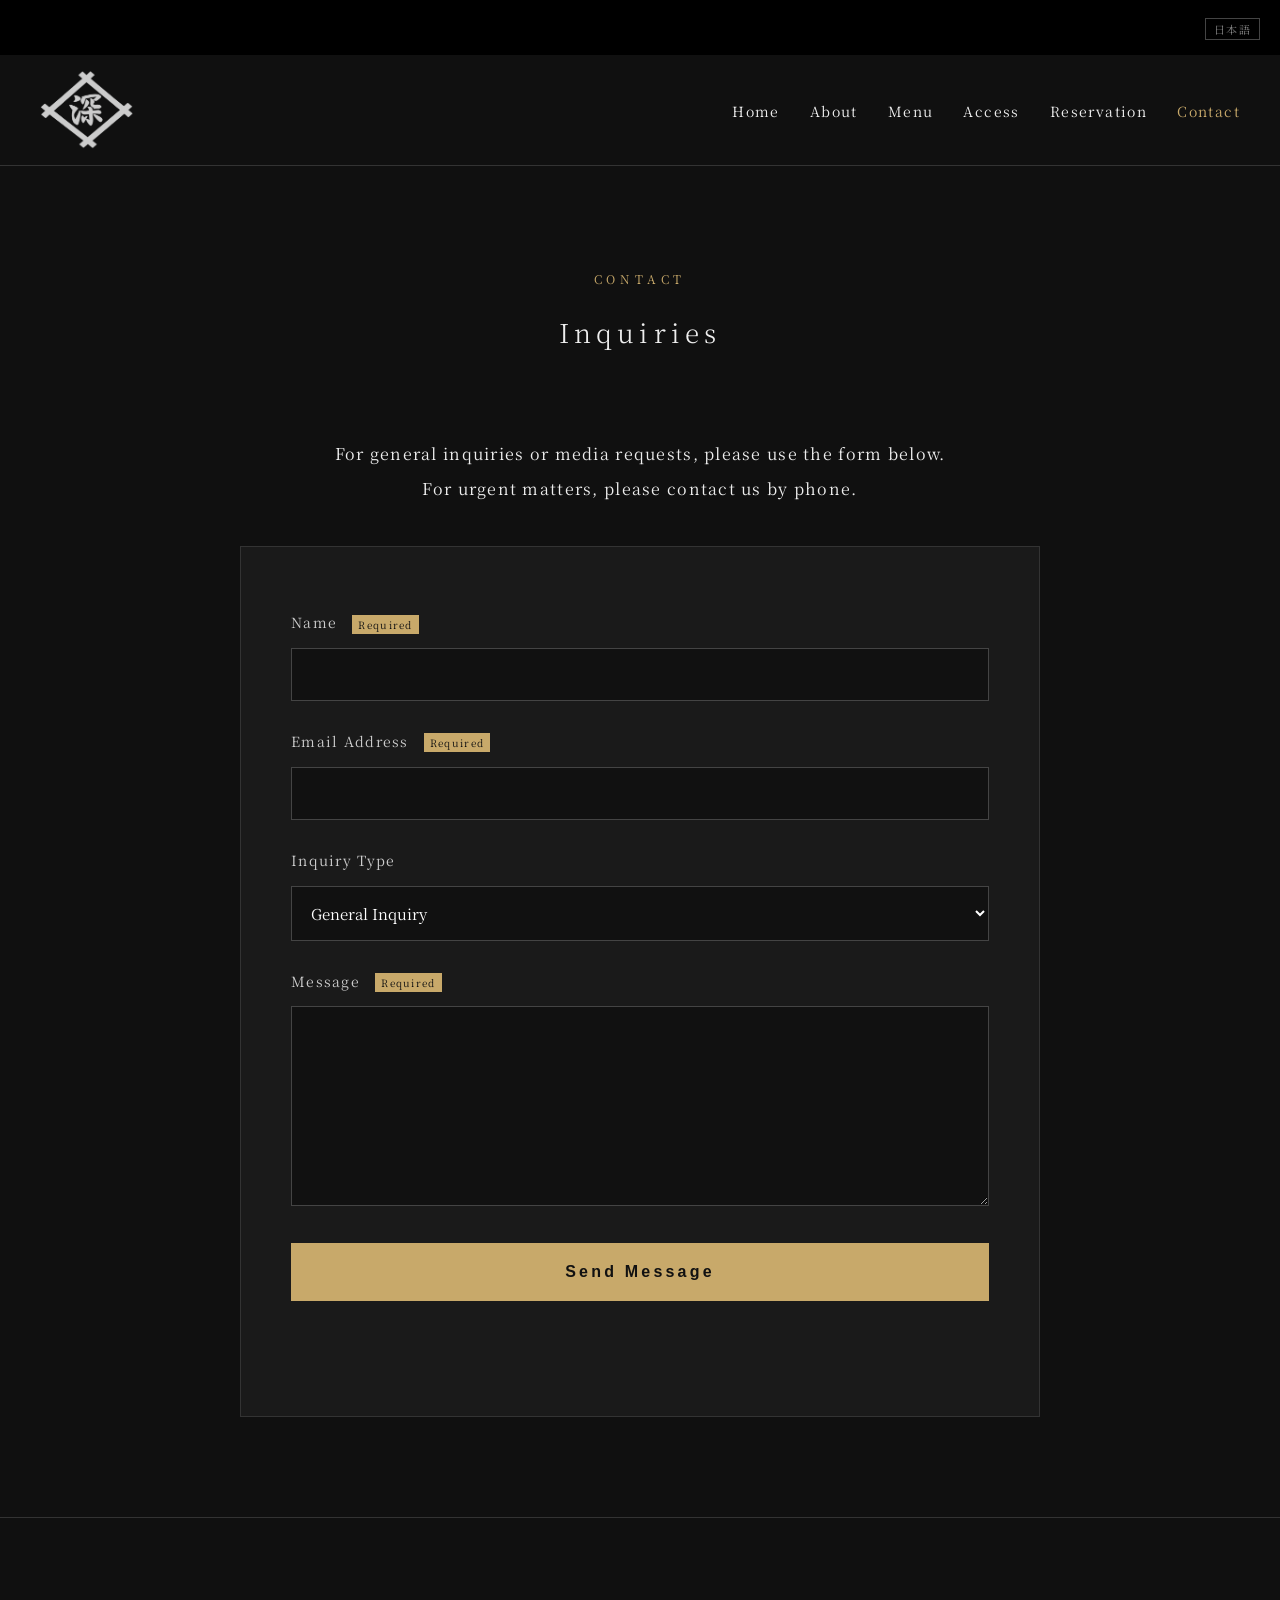
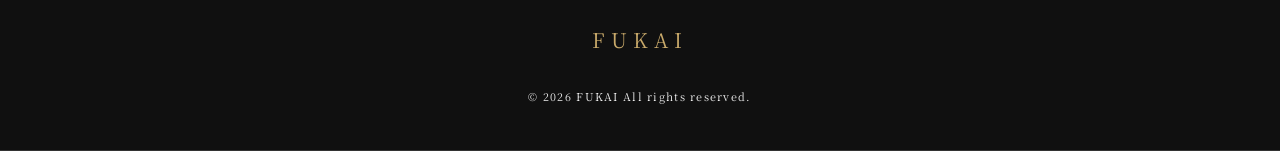
<file: contact_en.html>
<!DOCTYPE html>
<html lang="en">

<head>
    <meta charset="utf-8">
    <meta name="viewport" content="width=device-width, initial-scale=1.0">
    <title>Contact | FUKAI Japanese Cuisine</title>
    <link rel="stylesheet" href="css/stl.css">
    <link href="https://fonts.googleapis.com/css2?family=Noto+Serif+JP:wght@300;600&display=swap" rel="stylesheet">
    <script src="js/menu.js" defer></script>
</head>

<body>

    <div class="lang-switch">
        <a href="contact.html">日本語</a>
    </div>

    <header class="header-area">
        <header class="header-area">
            <div class="header-inner">
                <h1 class="logo">
                    <a href="index.html">
                        <img src="img/Copilot_20260509_124230.png" alt="深井">
                    </a>

                </h1>
                <div class="hamburger">
                    <!-- ハンバーガーメニューの三本線 -->
                    <span></span><span></span><span></span>
                </div>
                <nav class="nav-menu">
                    <ul>
                        <li><a href="index_en.html">Home</a></li>
                        <li><a href="fukai_en.html">About</a></li>
                        <li><a href="food_en.html">Menu</a></li>
                        <li><a href="access_en.html">Access</a></li>
                        <li><a href="booking_en.html">Reservation</a></li>
                        <li><a href="contact_en.html" class="current">Contact</a></li>
                    </ul>
                </nav>
            </div>
        </header>
        <!-- サイドメニュー（ハンバーガーメニュー） -->
        <nav class="side-menu">
            <ul>
                <li><a href="index_en.html">Home</a></li>
                <li><a href="fukai_en.html">About</a></li>
                <li><a href="food_en.html">Menu</a></li>
                <li><a href="access_en.html">Access</a></li>
                <li><a href="booking_en.html">Reservation</a></li>
                <li><a href="contact_en.html" class="current">Contact</a></li>
            </ul>
        </nav>

        <main>
            <section class="page-title">
                <span class="en">Contact</span>
                <h1>Inquiries</h1>
            </section>

            <section class="contact-section reveal">
                <div class="contact-container">
                    <div class="contact-intro">
                        <p>For general inquiries or media requests, please use the form below.<br>
                            For urgent matters, please contact us by phone.</p>
                    </div>

                    <form id="contact-form-en" class="reserve-form">
                        <div class="form-group">
                            <label for="ce-name">Name <span class="required">Required</span></label>
                            <input type="text" id="ce-name" name="name" required>
                        </div>

                        <div class="form-group">
                            <label for="ce-email">Email Address <span class="required">Required</span></label>
                            <input type="email" id="ce-email" name="email" required>
                        </div>

                        <div class="form-group">
                            <label for="ce-type">Inquiry Type</label>
                            <select id="ce-type" name="type">
                                <option value="general">General Inquiry</option>
                                <option value="media">Media / PR</option>
                                <option value="recruit">Recruitment</option>
                                <option value="other">Other</option>
                            </select>
                        </div>

                        <div class="form-group">
                            <label for="ce-message">Message <span class="required">Required</span></label>
                            <textarea id="ce-message" name="message" rows="8" required></textarea>
                        </div>

                        <div class="form-submit">
                            <button type="submit" class="submit-btn">Send Message</button>
                        </div>
                        <p id="form-status-en" class="status-msg"></p>
                    </form>
                </div>
            </section>
        </main>

        <footer class="footer-area">
            <div class="footer-inner">
                <p class="footer-logo">FUKAI</p>
                <small>© 2026 FUKAI All rights reserved.</small>
            </div>
        </footer>

</body>

</html>
</file>
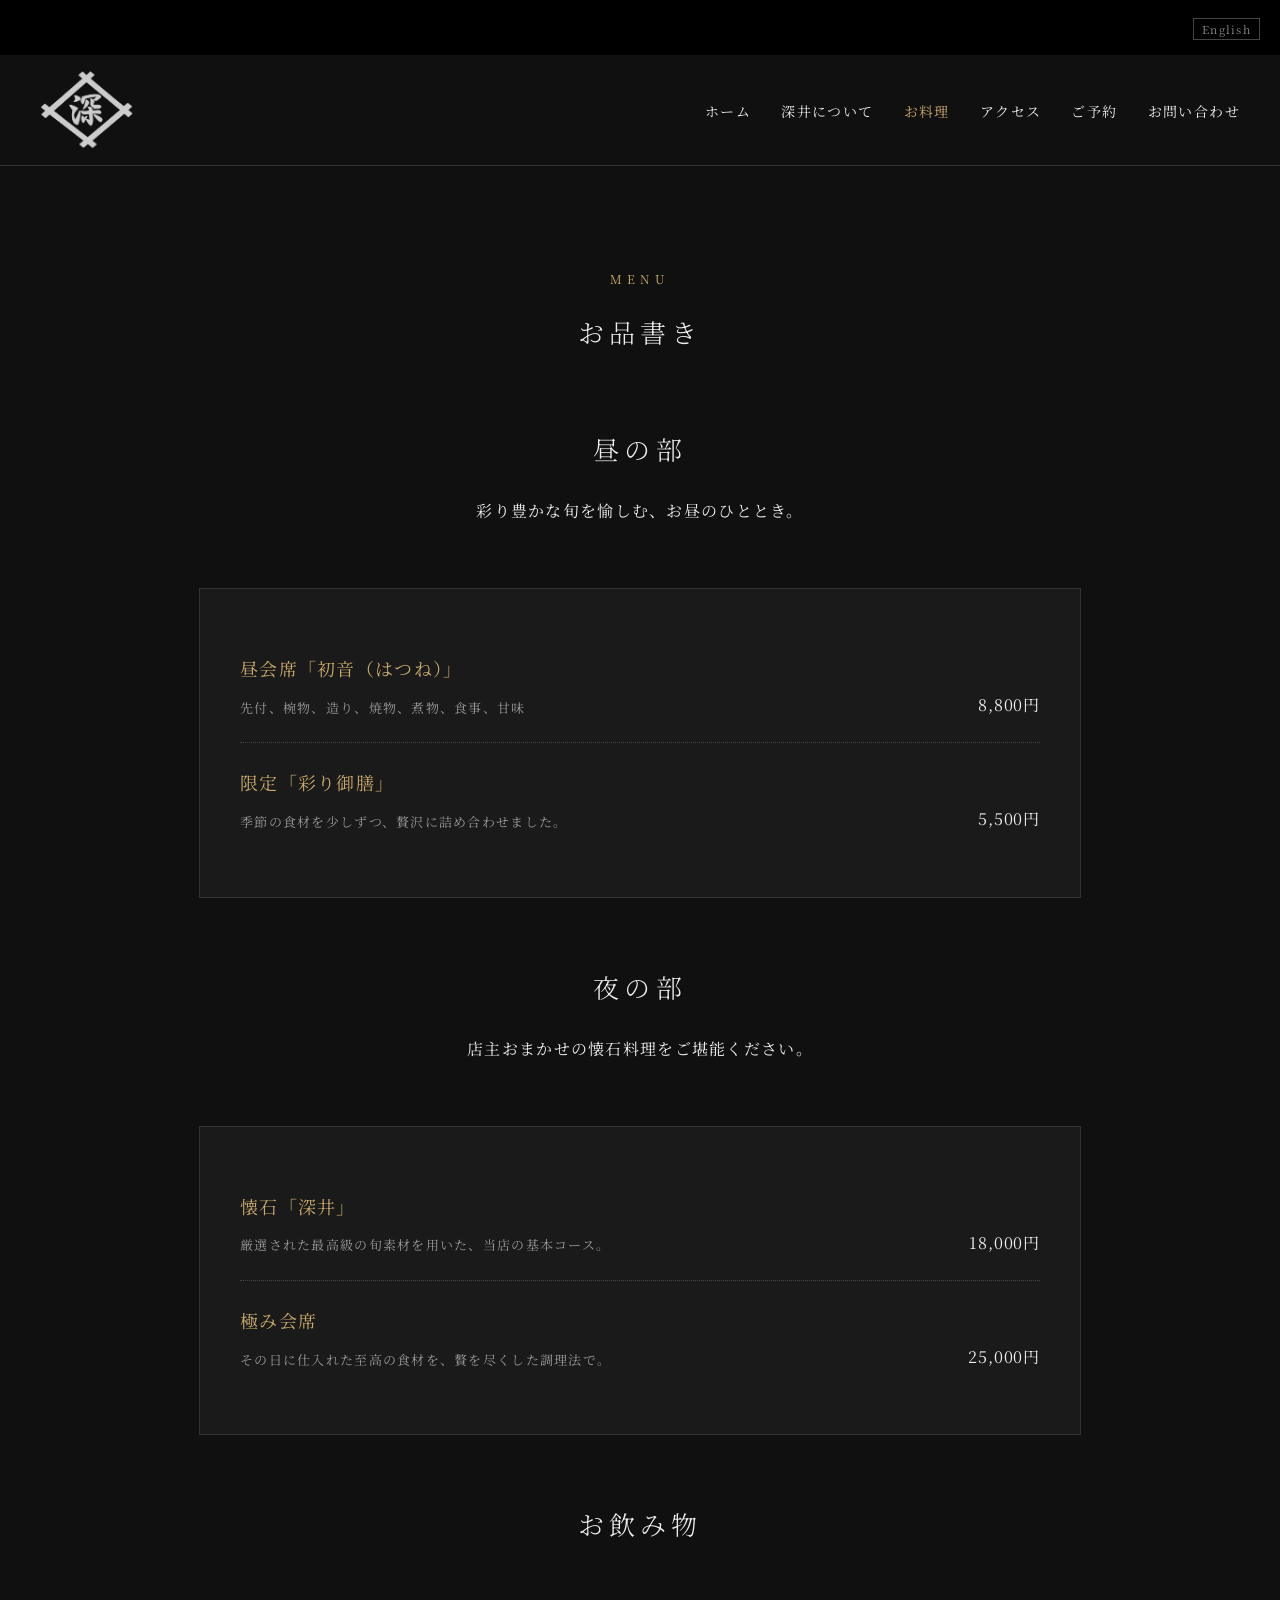
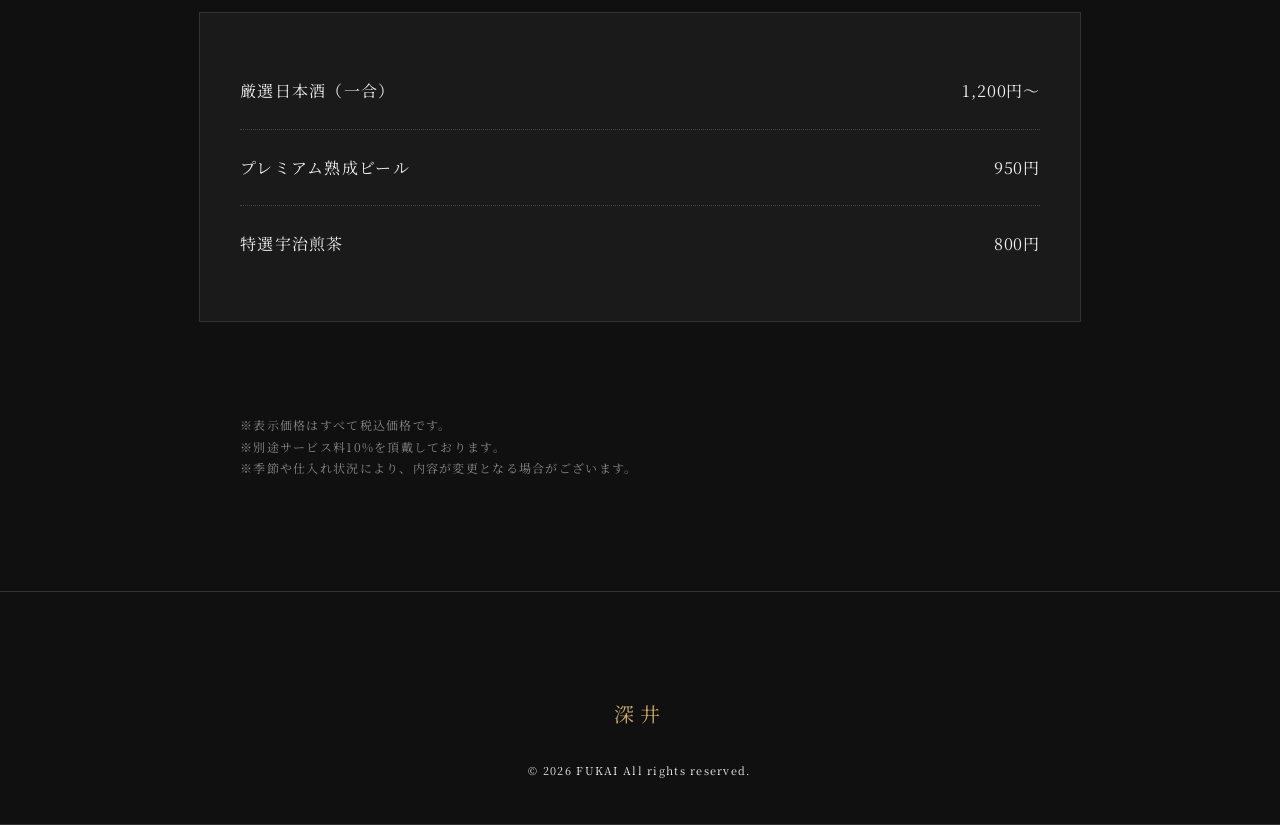
<file: food.html>
<!DOCTYPE html>
<html lang="ja">

<head>
    <meta charset="utf-8">
    <meta name="viewport" content="width=device-width, initial-scale=1.0">
    <title>お品書き | 日本料理 深井</title>
    <link rel="stylesheet" href="css/stl.css">
    <link href="https://fonts.googleapis.com/css2?family=Noto+Serif+JP:wght@300;600&display=swap" rel="stylesheet">
    <script src="js/menu.js" defer></script>
</head>

<body>

    <div class="lang-switch">
        <a href="food_en.html">English</a>
    </div>

    <header class="header-area">
        <header class="header-area">
            <div class="header-inner">
                <h1 class="logo">
                    <a href="index.html">
                        <img src="img/Copilot_20260509_124230.png" alt="深井">
                    </a>

                </h1>
                <div class="hamburger">
                    <!-- ハンバーガーメニューの三本線 -->
                    <span></span><span></span><span></span>
                </div>
                <nav class="nav-menu">
                    <ul>
                        <li><a href="index.html">ホーム</a></li>
                        <li><a href="fukai.html">深井について</a></li>
                        <li><a href="food.html" class="current">お料理</a></li>
                        <li><a href="access.html">アクセス</a></li>
                        <li><a href="booking.html">ご予約</a></li>
                        <li><a href="contact.html">お問い合わせ</a></li>
                    </ul>
                </nav>
            </div>
        </header>
        <!-- サイドメニュー（ハンバーガーメニュー） -->
        <nav class="side-menu">
            <ul>
                <li><a href="index.html">ホーム</a></li>
                <li><a href="fukai.html">深井について</a></li>
                <li><a href="food.html" class="current">お料理</a></li>
                <li><a href="access.html">アクセス</a></li>
                <li><a href="booking.html">ご予約</a></li>
                <li><a href="contact.html">お問い合わせ</a></li>
            </ul>
        </nav>

        <main>
            <section class="page-title">
                <span class="en">Menu</span>
                <h1>お品書き</h1>
            </section>

            <section class="menu-area reveal">
                <div class="section-title">
                    <h2>昼の部</h2>
                    <p>彩り豊かな旬を愉しむ、お昼のひととき。</p>
                </div>
                <div class="menu-box">
                    <div class="menu-item">
                        <div class="menu-info">
                            <h3>昼会席「初音（はつね）」</h3>
                            <p>先付、椀物、造り、焼物、煮物、食事、甘味</p>
                        </div>
                        <span class="price">8,800円</span>
                    </div>
                    <div class="menu-item">
                        <div class="menu-info">
                            <h3>限定「彩り御膳」</h3>
                            <p>季節の食材を少しずつ、贅沢に詰め合わせました。</p>
                        </div>
                        <span class="price">5,500円</span>
                    </div>
                </div>
            </section>

            <section class="menu-area reveal">
                <div class="section-title">
                    <h2>夜の部</h2>
                    <p>店主おまかせの懐石料理をご堪能ください。</p>
                </div>
                <div class="menu-box">
                    <div class="menu-item">
                        <div class="menu-info">
                            <h3>懐石「深井」</h3>
                            <p>厳選された最高級の旬素材を用いた、当店の基本コース。</p>
                        </div>
                        <span class="price">18,000円</span>
                    </div>
                    <div class="menu-item">
                        <div class="menu-info">
                            <h3>極み会席</h3>
                            <p>その日に仕入れた至高の食材を、贅を尽くした調理法で。</p>
                        </div>
                        <span class="price">25,000円</span>
                    </div>
                </div>
            </section>

            <section class="menu-area reveal">
                <div class="section-title">
                    <h2>お飲み物</h2>
                </div>
                <div class="menu-box">
                    <div class="menu-item">
                        <span>厳選日本酒（一合）</span>
                        <span class="price">1,200円〜</span>
                    </div>
                    <div class="menu-item">
                        <span>プレミアム熟成ビール</span>
                        <span class="price">950円</span>
                    </div>
                    <div class="menu-item">
                        <span>特選宇治煎茶</span>
                        <span class="price">800円</span>
                    </div>
                </div>
            </section>

            <section class="menu-note reveal">
                <p>※表示価格はすべて税込価格です。<br>
                    ※別途サービス料10%を頂戴しております。<br>
                    ※季節や仕入れ状況により、内容が変更となる場合がございます。</p>
            </section>
        </main>

        <footer class="footer-area">
            <div class="footer-inner">
                <p class="footer-logo">深井</p>
                <small>© 2026 FUKAI All rights reserved.</small>
            </div>
        </footer>

</body>

</html>
</file>
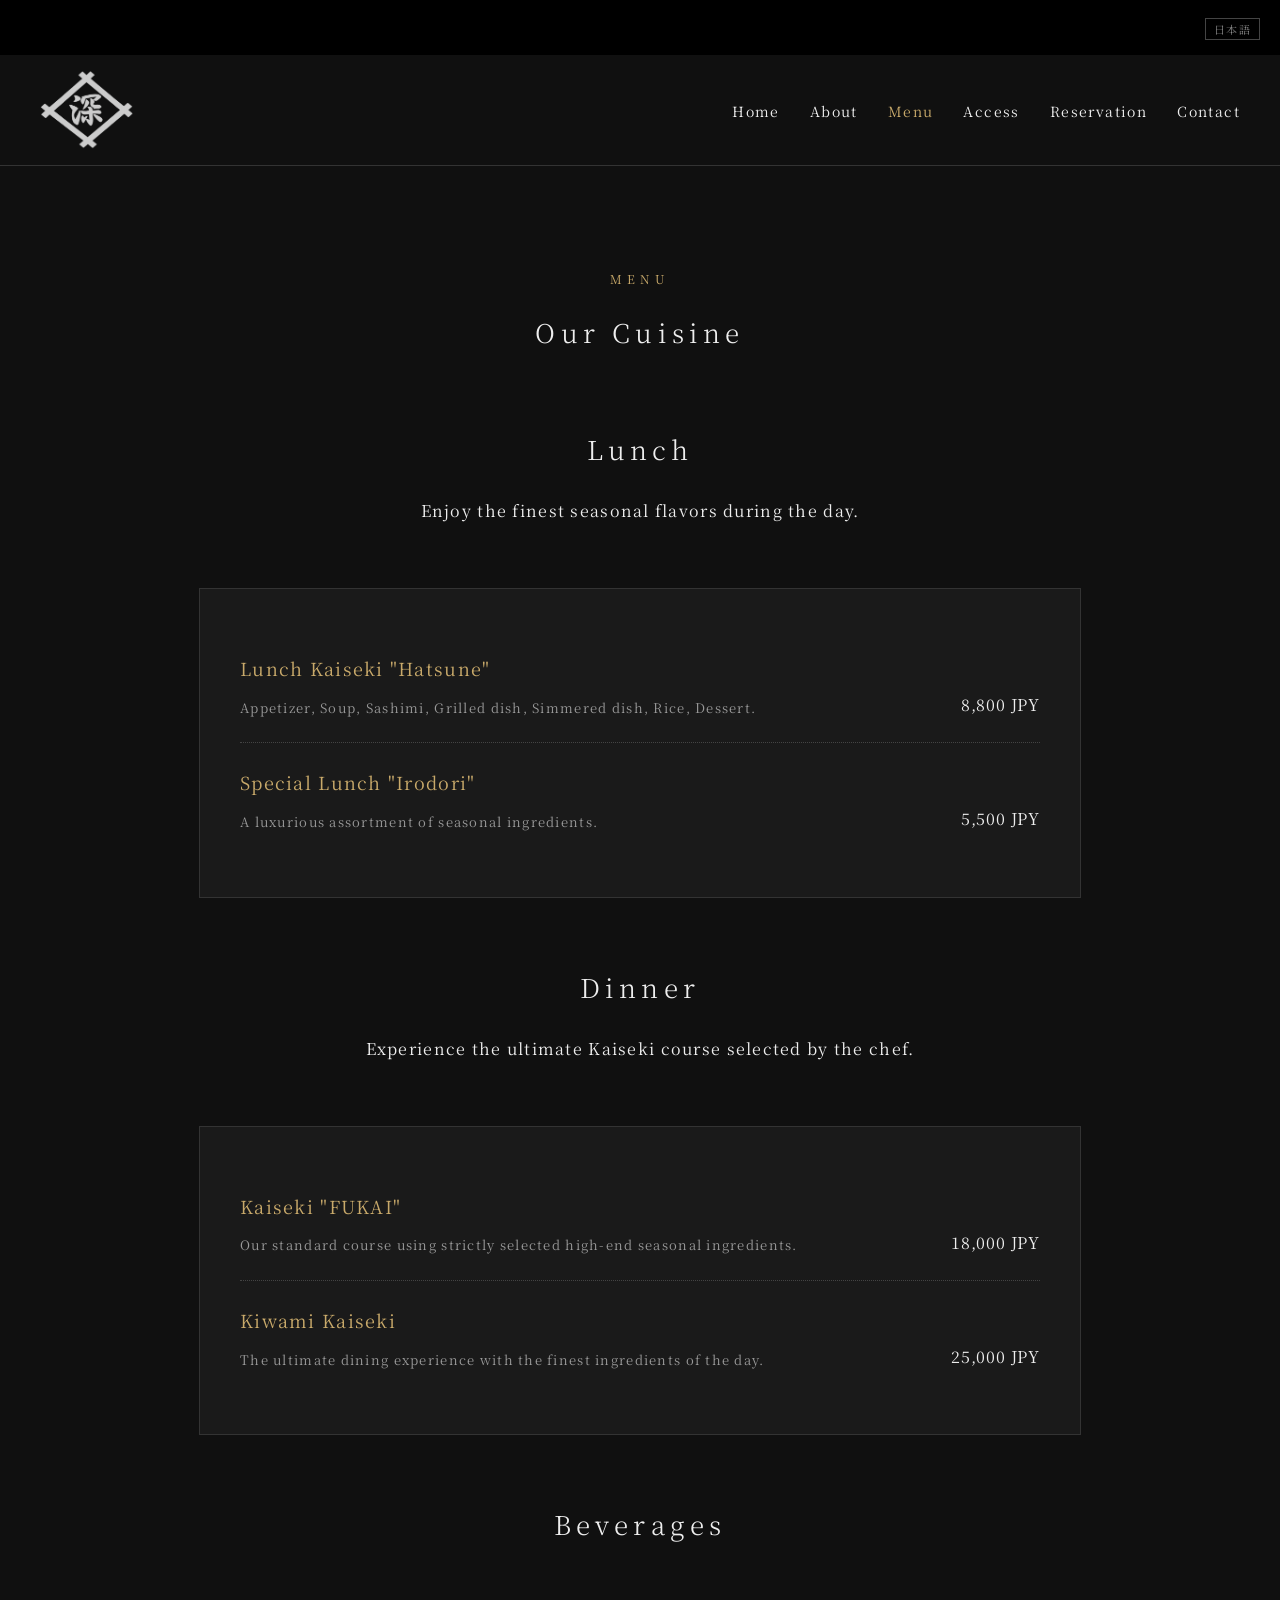
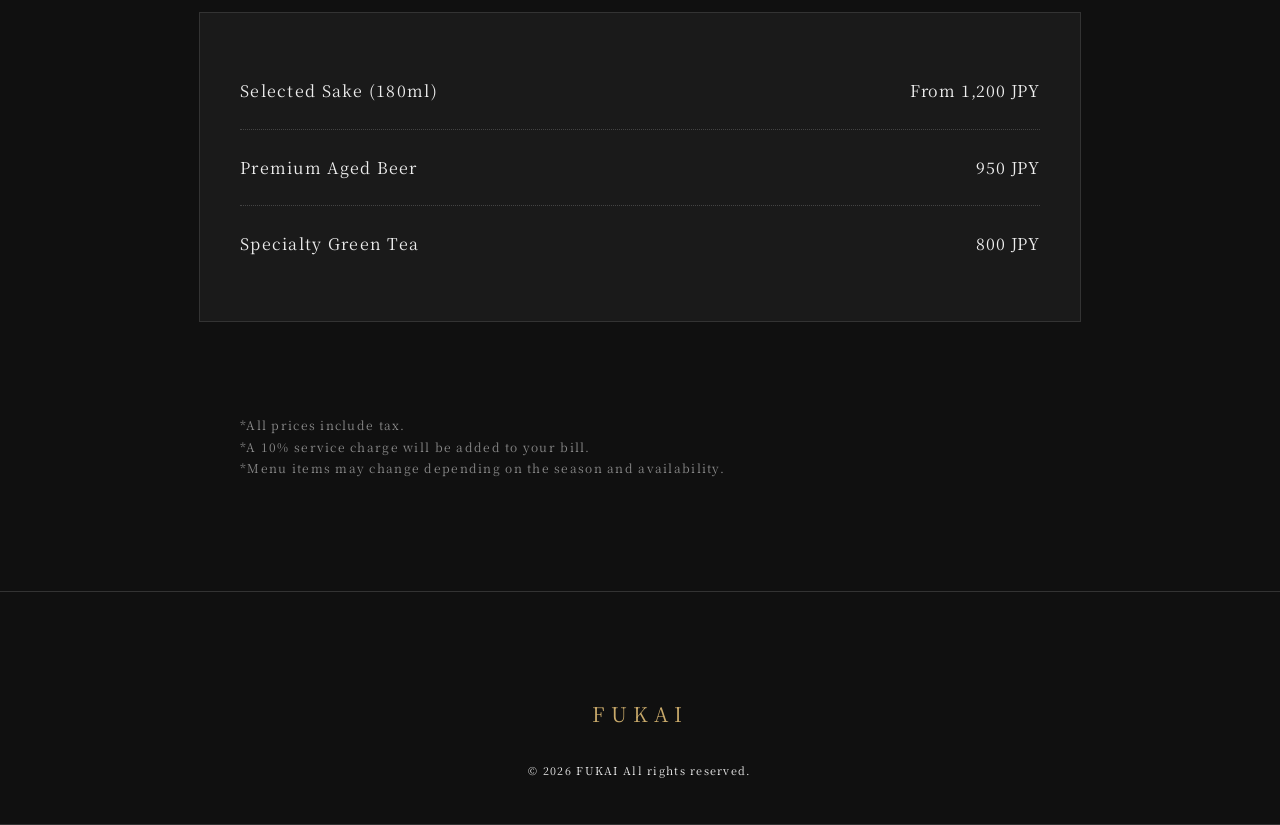
<file: food_en.html>
<!DOCTYPE html>
<html lang="en">

<head>
    <meta charset="utf-8">
    <meta name="viewport" content="width=device-width, initial-scale=1.0">
    <title>Menu | FUKAI Japanese Cuisine</title>
    <link rel="stylesheet" href="css/stl.css">
    <link href="https://fonts.googleapis.com/css2?family=Noto+Serif+JP:wght@300;600&display=swap" rel="stylesheet">
    <script src="js/menu.js" defer></script>
</head>

<body>

    <div class="lang-switch">
        <a href="food.html">日本語</a>
    </div>
    <header class="header-area">
        <header class="header-area">
            <div class="header-inner">
                <h1 class="logo">
                    <a href="index.html">
                        <img src="img/Copilot_20260509_124230.png" alt="深井">
                    </a>

                </h1>
                <div class="hamburger">
                    <!-- ハンバーガーメニューの三本線 -->
                    <span></span><span></span><span></span>
                </div>
                <nav class="nav-menu">
                    <ul>
                        <li><a href="index_en.html">Home</a></li>
                        <li><a href="fukai_en.html">About</a></li>
                        <li><a href="food_en.html" class="current">Menu</a></li>
                        <li><a href="access_en.html">Access</a></li>
                        <li><a href="booking_en.html">Reservation</a></li>
                        <li><a href="contact_en.html">Contact</a></li>
                    </ul>
                </nav>
            </div>
        </header>
        <!-- サイドメニュー（ハンバーガーメニュー） -->
        <nav class="side-menu">
            <ul>
                <li><a href="index_en.html">Home</a></li>
                <li><a href="fukai_en.html">About</a></li>
                <li><a href="food_en.html" class="current">Menu</a></li>
                <li><a href="access_en.html">Access</a></li>
                <li><a href="booking_en.html">Reservation</a></li>
                <li><a href="contact_en.html">Contact</a></li>
            </ul>
        </nav>

        <main>
            <section class="page-title">
                <span class="en">Menu</span>
                <h1>Our Cuisine</h1>
            </section>

            <section class="menu-area reveal">
                <div class="section-title">
                    <h2>Lunch</h2>
                    <p>Enjoy the finest seasonal flavors during the day.</p>
                </div>
                <div class="menu-box">
                    <div class="menu-item">
                        <div class="menu-info">
                            <h3>Lunch Kaiseki "Hatsune"</h3>
                            <p>Appetizer, Soup, Sashimi, Grilled dish, Simmered dish, Rice, Dessert.</p>
                        </div>
                        <span class="price">8,800 JPY</span>
                    </div>
                    <div class="menu-item">
                        <div class="menu-info">
                            <h3>Special Lunch "Irodori"</h3>
                            <p>A luxurious assortment of seasonal ingredients.</p>
                        </div>
                        <span class="price">5,500 JPY</span>
                    </div>
                </div>
            </section>

            <section class="menu-area reveal">
                <div class="section-title">
                    <h2>Dinner</h2>
                    <p>Experience the ultimate Kaiseki course selected by the chef.</p>
                </div>
                <div class="menu-box">
                    <div class="menu-item">
                        <div class="menu-info">
                            <h3>Kaiseki "FUKAI"</h3>
                            <p>Our standard course using strictly selected high-end seasonal ingredients.</p>
                        </div>
                        <span class="price">18,000 JPY</span>
                    </div>
                    <div class="menu-item">
                        <div class="menu-info">
                            <h3>Kiwami Kaiseki</h3>
                            <p>The ultimate dining experience with the finest ingredients of the day.</p>
                        </div>
                        <span class="price">25,000 JPY</span>
                    </div>
                </div>
            </section>

            <section class="menu-area reveal">
                <div class="section-title">
                    <h2>Beverages</h2>
                </div>
                <div class="menu-box">
                    <div class="menu-item">
                        <span>Selected Sake (180ml)</span>
                        <span class="price">From 1,200 JPY</span>
                    </div>
                    <div class="menu-item">
                        <span>Premium Aged Beer</span>
                        <span class="price">950 JPY</span>
                    </div>
                    <div class="menu-item">
                        <span>Specialty Green Tea</span>
                        <span class="price">800 JPY</span>
                    </div>
                </div>
            </section>

            <section class="menu-note reveal">
                <p>*All prices include tax.<br>
                    *A 10% service charge will be added to your bill.<br>
                    *Menu items may change depending on the season and availability.</p>
            </section>
        </main>

        <footer class="footer-area">
            <div class="footer-inner">
                <p class="footer-logo">FUKAI</p>
                <small>© 2026 FUKAI All rights reserved.</small>
            </div>
        </footer>

</body>

</html>
</file>
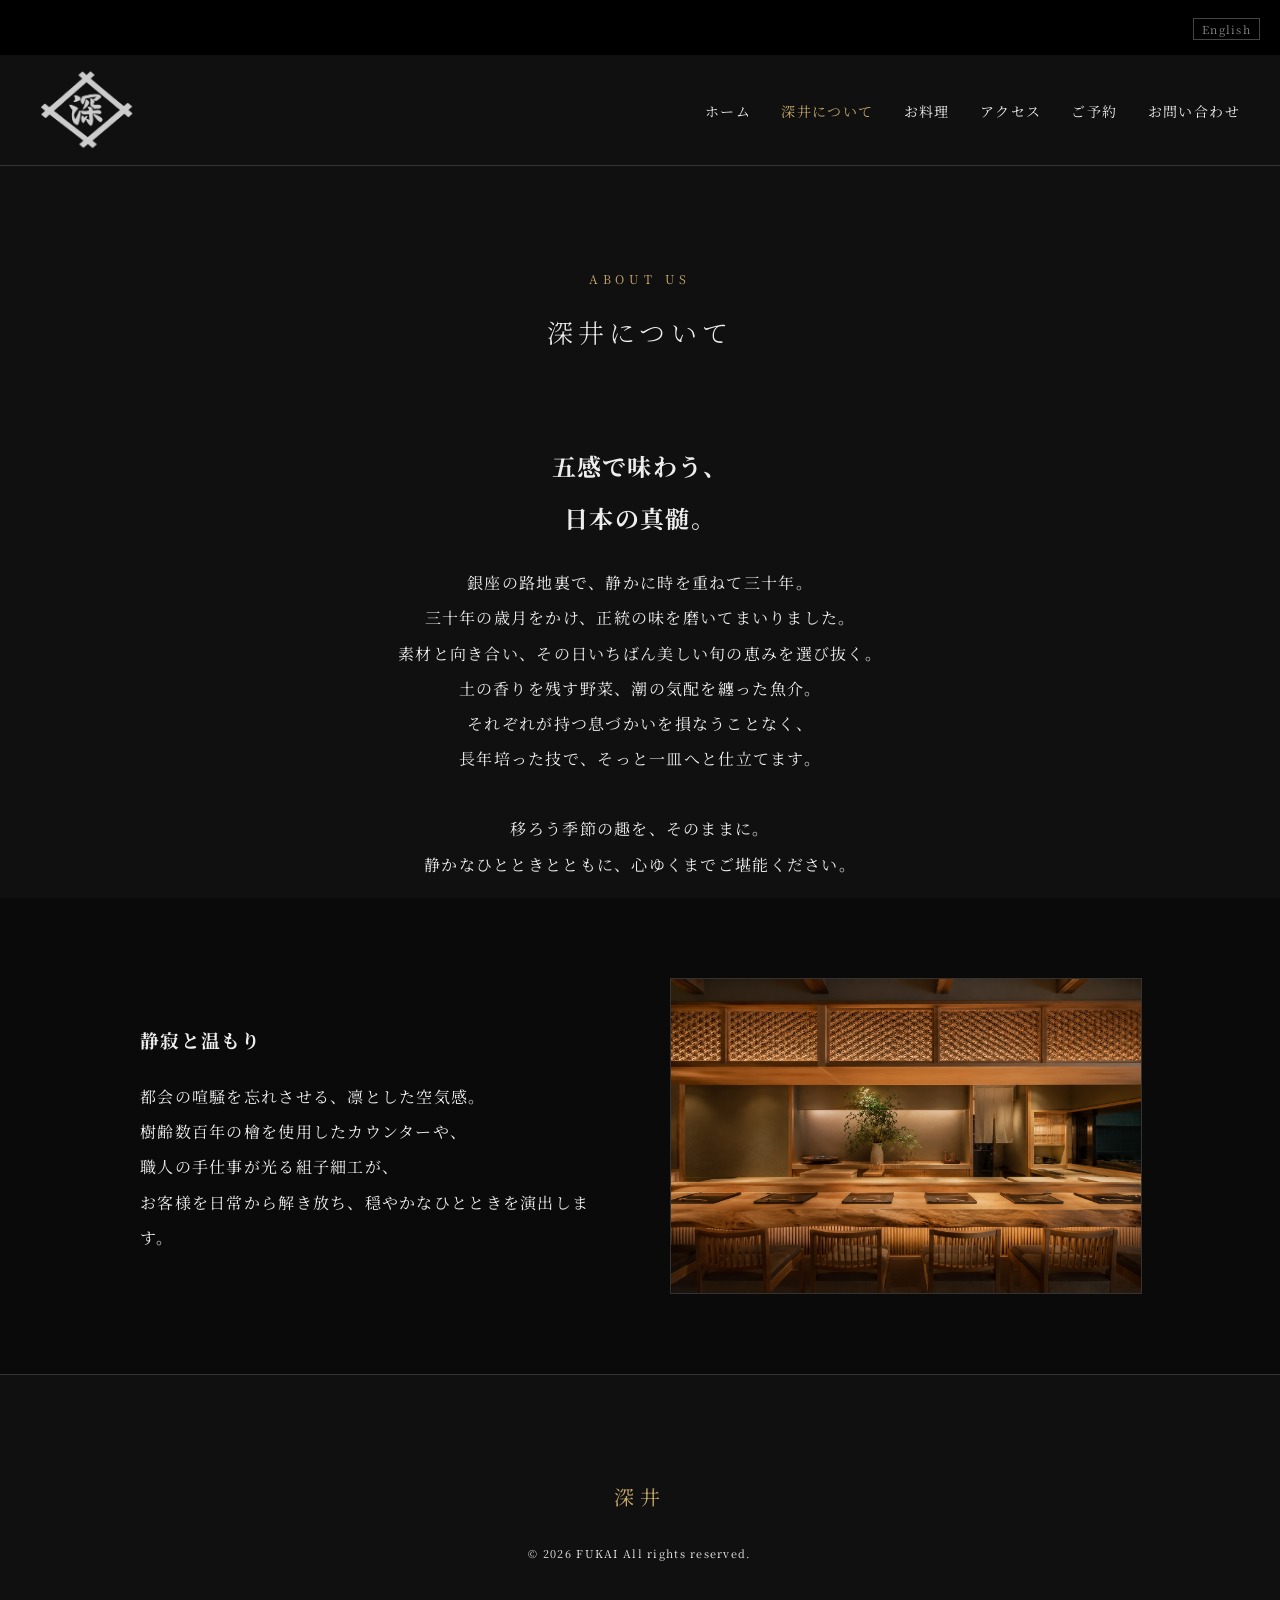
<file: fukai.html>
<!DOCTYPE html>
<html lang="ja">

<head>
    <meta charset="utf-8">
    <meta name="viewport" content="width=device-width, initial-scale=1.0">
    <title>深井について | 日本料理 深井</title>
    <link rel="stylesheet" href="css/stl.css">
    <link href="https://fonts.googleapis.com/css2?family=Noto+Serif+JP:wght@300;600&display=swap" rel="stylesheet">
    <script src="js/menu.js" defer></script>
</head>

<body>

    <div class="lang-switch">
        <a href="fukai_en.html">English</a>
    </div>

    <header class="header-area">
        <header class="header-area">
            <div class="header-inner">
                <h1 class="logo">
                    <a href="index.html">
                        <img src="img/Copilot_20260509_124230.png" alt="深井">
                    </a>

                </h1>
                <div class="hamburger">
                    <!-- ハンバーガーメニューの三本線 -->
                    <span></span><span></span><span></span>
                </div>
                <nav class="nav-menu">
                    <ul>
                        <li><a href="index.html">ホーム</a></li>
                        <li><a href="fukai.html" class="current">深井について</a></li>
                        <li><a href="food.html">お料理</a></li>
                        <li><a href="access.html">アクセス</a></li>
                        <li><a href="booking.html">ご予約</a></li>
                        <li><a href="contact.html">お問い合わせ</a></li>
                    </ul>
                </nav>
            </div>
        </header>
        <!-- サイドメニュー（ハンバーガーメニュー） -->
        <nav class="side-menu">
            <ul>
                <li><a href="index.html">ホーム</a></li>
                <li><a href="fukai.html" class="current">深井について</a></li>
                <li><a href="food.html">お料理</a></li>
                <li><a href="access.html">アクセス</a></li>
                <li><a href="booking.html">ご予約</a></li>
                <li><a href="contact.html">お問い合わせ</a></li>
            </ul>
        </nav>

        <main>
            <section class="page-title">
                <span class="en">About us</span>
                <h1>深井について</h1>
            </section>

            <section class="about-intro reveal">
                <div class="about-content">
                    <h2>五感で味わう、<br>日本の真髄。</h2>
                    <p>
                        銀座の路地裏で、静かに時を重ねて三十年。<br>
                        三十年の歳月をかけ、正統の味を磨いてまいりました。<br>
                        素材と向き合い、その日いちばん美しい旬の恵みを選び抜く。<br>
                        土の香りを残す野菜、潮の気配を纏った魚介。 <br>
                        それぞれが持つ息づかいを損なうことなく、<br>
                        長年培った技で、そっと一皿へと仕立てます。 <br><br>
                        移ろう季節の趣を、そのままに。 <br>
                        静かなひとときとともに、心ゆくまでご堪能ください。
                    </p>
                </div>
            </section>

            <section class="about-space reveal">
                <div class="space-flex">
                    <div class="space-text">
                        <h3>静寂と温もり</h3>
                        <p>
                            都会の喧騒を忘れさせる、凛とした空気感。<br>
                            樹齢数百年の檜を使用したカウンターや、<br>
                            職人の手仕事が光る組子細工が、<br>
                            お客様を日常から解き放ち、穏やかなひとときを演出します。
                        </p>
                    </div>
                    <div class="space-img">
                        <img src="img/14.png" alt="深井の店内風景">
                    </div>
                </div>
            </section>
        </main>

        <footer class="footer-area">
            <div class="footer-inner">
                <p class="footer-logo">深井</p>
                <small>© 2026 FUKAI All rights reserved.</small>
            </div>
        </footer>

</body>

</html>
</file>
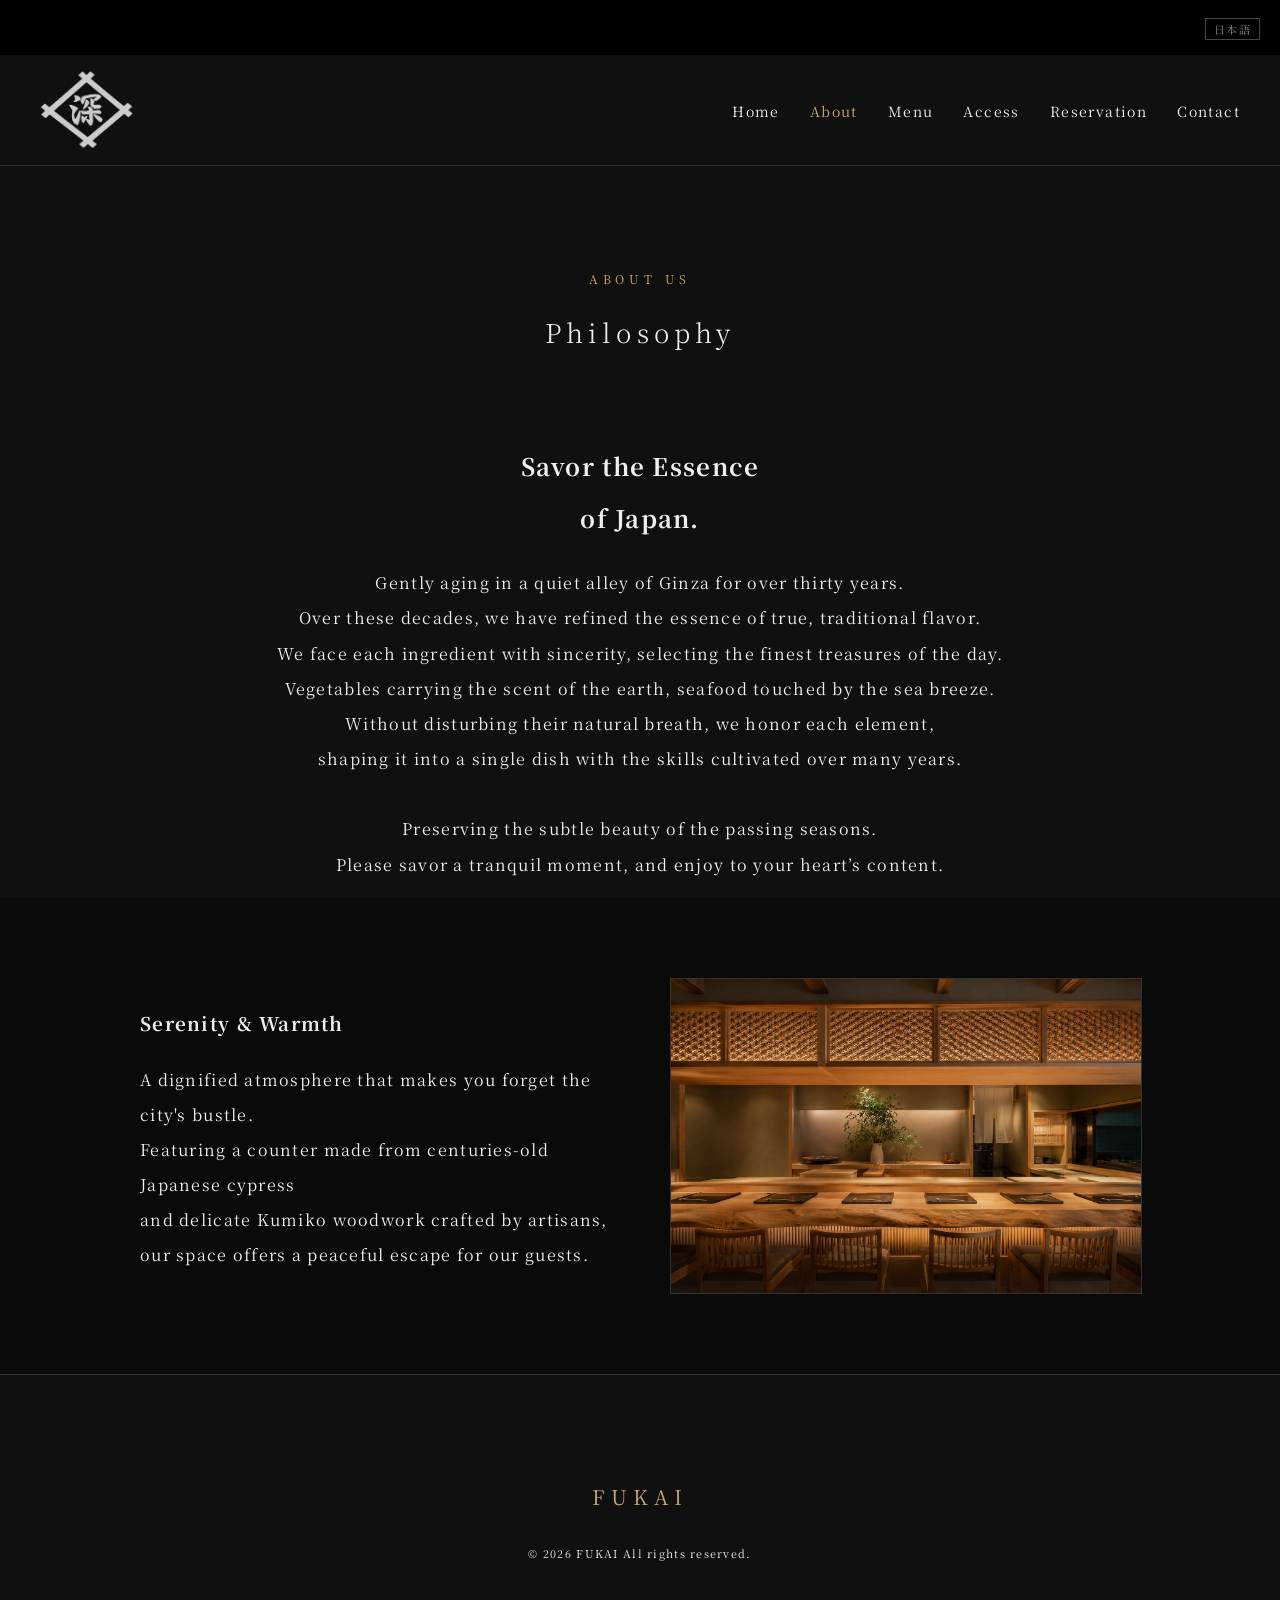
<file: fukai_en.html>
<!DOCTYPE html>
<html lang="en">

<head>
    <meta charset="utf-8">
    <meta name="viewport" content="width=device-width, initial-scale=1.0">
    <title>About | FUKAI Japanese Cuisine</title>
    <link rel="stylesheet" href="css/stl.css">
    <link href="https://fonts.googleapis.com/css2?family=Noto+Serif+JP:wght@300;600&display=swap" rel="stylesheet">
    <script src="js/menu.js" defer></script>
</head>

<body>

    <div class="lang-switch">
        <a href="fukai.html">日本語</a>
    </div>

    <header class="header-area">
        <header class="header-area">
            <div class="header-inner">
                <h1 class="logo">
                    <a href="index.html">
                        <!-- テキストを消してロゴ画像を入れる -->
                        <img src="img/Copilot_20260509_124230.png" alt="深井">
                    </a>

                </h1>
                <div class="hamburger">
                    <!-- ハンバーガーメニューの三本線 -->
                    <span></span><span></span><span></span>
                </div>
                <nav class="nav-menu">
                    <ul>
                        <li><a href="index_en.html">Home</a></li>
                        <li><a href="fukai_en.html" class="current">About</a></li>
                        <li><a href="food_en.html">Menu</a></li>
                        <li><a href="access_en.html">Access</a></li>
                        <li><a href="booking_en.html">Reservation</a></li>
                        <li><a href="contact_en.html">Contact</a></li>
                    </ul>
                </nav>
            </div>
        </header>
        <!-- サイドメニュー（ハンバーガーメニュー） -->
        <nav class="side-menu">
            <ul>
                <li><a href="index_en.html">Home</a></li>
                <li><a href="fukai_en.html" class="current">About</a></li>
                <li><a href="food_en.html">Menu</a></li>
                <li><a href="access_en.html">Access</a></li>
                <li><a href="booking_en.html">Reservation</a></li>
                <li><a href="contact_en.html">Contact</a></li>
            </ul>
        </nav>

        <main>
            <section class="page-title">
                <span class="en">About us</span>
                <h1>Philosophy</h1>
            </section>

            <section class="about-intro reveal">
                <div class="about-content">
                    <h2>Savor the Essence <br>of Japan.</h2>
                    <p>
                        Gently aging in a quiet alley of Ginza for over thirty years.<br>
                        Over these decades, we have refined the essence of true, traditional flavor.<br>
                        We face each ingredient with sincerity, selecting the finest treasures of the day.<br>
                        Vegetables carrying the scent of the earth, seafood touched by the sea breeze. <br>
                        Without disturbing their natural breath, we honor each element,<br>
                        shaping it into a single dish with the skills cultivated over many years. <br><br>
                        Preserving the subtle beauty of the passing seasons. <br>
                        Please savor a tranquil moment, and enjoy to your heart’s content.

                    </p>
                </div>
            </section>

            <section class="about-space reveal">
                <div class="space-flex">
                    <div class="space-text">
                        <h3>Serenity & Warmth</h3>
                        <p>
                            A dignified atmosphere that makes you forget the city's bustle.<br>
                            Featuring a counter made from centuries-old Japanese cypress <br>
                            and delicate Kumiko woodwork crafted by artisans,<br>
                            our space offers a peaceful escape for our guests.
                        </p>
                    </div>
                    <div class="space-img">
                        <img src="img/14.png" alt="Inside the restaurant">
                    </div>
                </div>
            </section>
        </main>

        <footer class="footer-area">
            <div class="footer-inner">
                <p class="footer-logo">FUKAI</p>
                <small>© 2026 FUKAI All rights reserved.</small>
            </div>
        </footer>

</body>

</html>
</file>
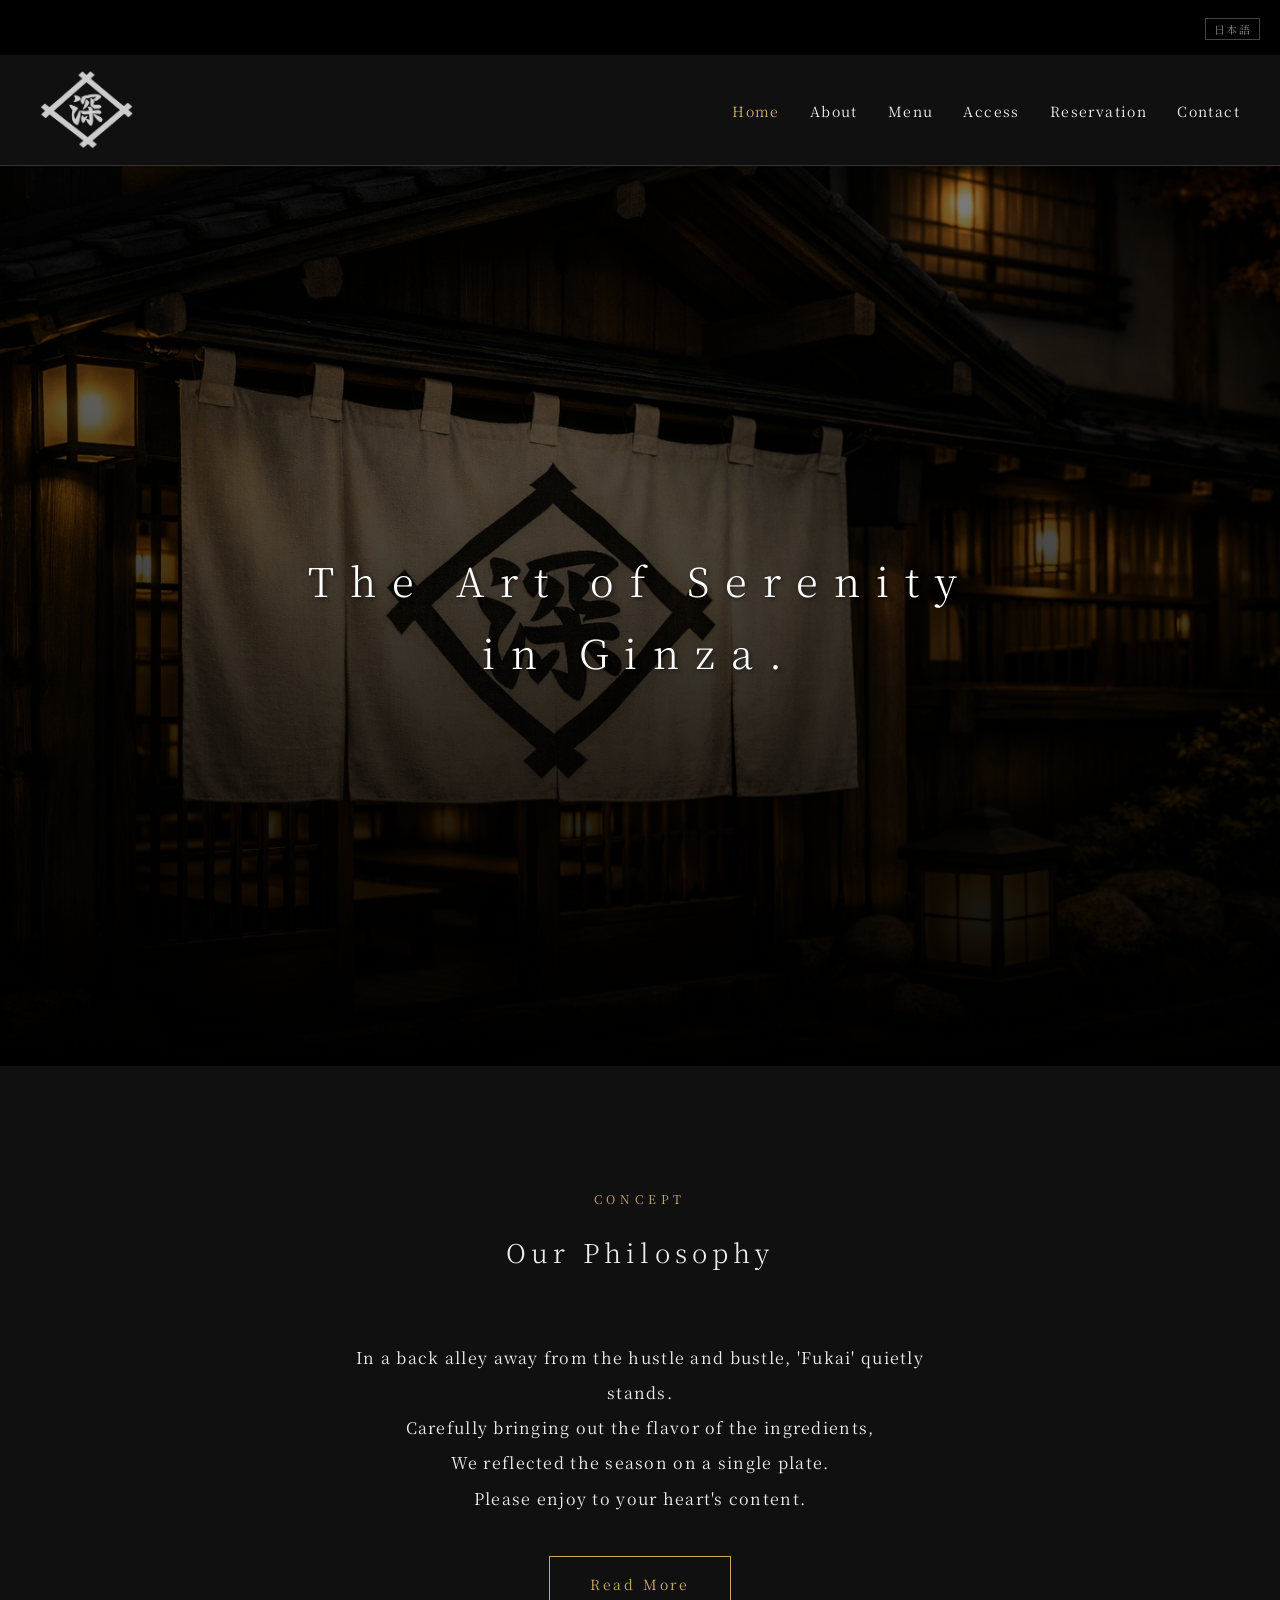
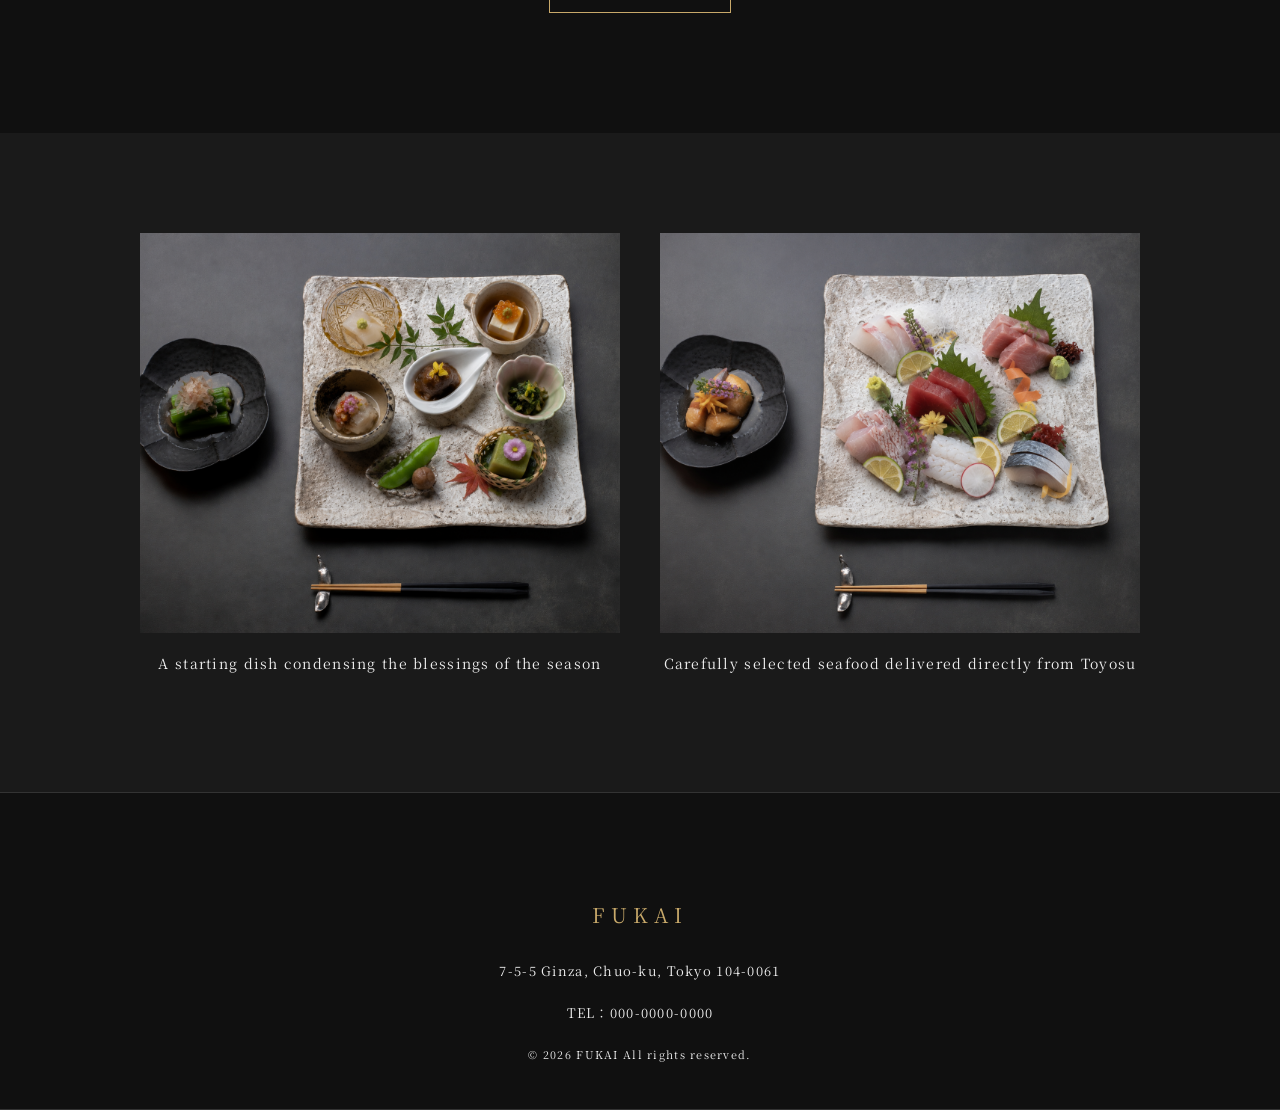
<file: index_en.html>
<!DOCTYPE html>
<html lang="en">

<head>
    <meta charset="utf-8">
    <meta name="viewport" content="width=device-width, initial-scale=1.0">
    <title>FUKAI - Japanese Cuisine | Ginza Tokyo</title>
    <meta name="description"
        content="Experience the essence of Japanese seasonal flavors at FUKAI, located in the heart of Ginza, Tokyo. Authentic Kaiseki dining with selected ingredients.">
    <link rel="stylesheet" href="css/stl.css">
    <link href="https://fonts.googleapis.com/css2?family=Noto+Serif+JP:wght@300;600&display=swap" rel="stylesheet">
    <script src="js/menu.js" defer></script>
</head>

<body>

    <div class="lang-switch">
        <a href="index.html">日本語</a>
    </div>

    <header class="header-area">
        <header class="header-area">
            <div class="header-inner">
                <h1 class="logo">
                    <a href="index.html">
                        <img src="img/Copilot_20260509_124230.png" alt="深井">
                    </a>

                </h1>
                <div class="hamburger">
                    <!-- ハンバーガーメニューの三本線 -->
                    <span></span><span></span><span></span>
                </div>
                <nav class="nav-menu">
                    <ul>
                        <li><a href="index_en.html" class="current">Home</a></li>
                        <li><a href="fukai_en.html">About</a></li>
                        <li><a href="food_en.html">Menu</a></li>
                        <li><a href="access_en.html">Access</a></li>
                        <li><a href="booking_en.html">Reservation</a></li>
                        <li><a href="contact_en.html">Contact</a></li>
                    </ul>
                </nav>
            </div>
        </header>
        <!-- サイドメニュー（ハンバーガーメニュー） -->
        <nav class="side-menu">
            <ul>
                <li><a href="index_en.html" class="current">Home</a></li>
                <li><a href="fukai_en.html">About</a></li>
                <li><a href="food_en.html">Menu</a></li>
                <li><a href="access_en.html">Access</a></li>
                <li><a href="booking_en.html">Reservation</a></li>
                <li><a href="contact_en.html">Contact</a></li>
            </ul>
        </nav>

        <main>
            <section class="main-visual">
                <div class="mv-text">
                    <p class="catch">The Art of Serenity <br>in Ginza.</p>
                </div>
            </section>

            <section class="concept-area">
                <div class="section-title">
                    <span class="en">Concept</span>
                    <h2>Our Philosophy</h2>
                </div>
                <p class="concept-text">
                    In a back alley away from the hustle and bustle, 'Fukai' quietly stands.<br>
                    Carefully bringing out the flavor of the ingredients, <br>
                    We reflected the season on a single plate. <br>
                    Please enjoy to your heart's content.
                </p>
                <div class="btn-wrap">
                    <a href="fukai_en.html" class="btn">Read More</a>
                </div>
            </section>

            <section class="food-preview">
                <div class="food-grid">
                    <div class="food-item">
                        <div class="img-placeholder">
                            <img src="img/01.png" alt="Seasonal Appetizer">
                        </div>
                        <p>A starting dish condensing the blessings of the season</p>
                    </div>
                    <div class="food-item">
                        <div class="img-placeholder">
                            <img src="img/38.png" alt="Sashimi">
                        </div>
                        <p>Carefully selected seafood delivered directly from Toyosu</p>
                    </div>
                </div>
            </section>
        </main>

        <footer class="footer-area">
            <div class="footer-inner">
                <div class="footer-info">
                    <p class="footer-logo">FUKAI</p>
                    <p>7-5-5 Ginza, Chuo-ku, Tokyo 104-0061</p>
                    <p>TEL：<a href="tel:000-0000-0000">000-0000-0000</a></p>
                </div>
                <small>© 2026 FUKAI All rights reserved.</small>
            </div>
        </footer>

</body>

</html>
</file>
<file: css/stl.css>
@charset "utf-8";

/*共通の設定*/
body {
    font-family: "Yu Mincho", "Hiragino Mincho ProN", "Noto Serif JP", serif;
    background: #111;
    color: #eee;
    line-height: 2.2;
    letter-spacing: 0.08em;
    margin: 0;
}

/*スクロールバーの設定*/
::-webkit-scrollbar {
    width: 6px;
}

::-webkit-scrollbar-thumb {
    background: #333;
}

/*メニューの設定*/
a {
    color: inherit;
    text-decoration: none;
    transition: 0.3s;
}

ul {
    list-style: none;
    margin: 0;
    padding: 0;
}

/*ヘッダーの設定*/
.header-area {
    background-color: rgba(17, 17, 17, 0.95);
    border-bottom: 1px solid #333;
    position: sticky;
    top: 0;
    width: 100%;
    z-index: 1000;
}

.header-inner {
    max-width: 1200px;
    margin: 0 auto;
    display: flex;
    justify-content: space-between;
    align-items: center;
    padding: 10px 20px;
}

/* ロゴの設定 */
.logo {
    margin: 0;
    line-height: 0;
    opacity: 0.8;
}

.logo a {
    display: block;
    padding: 5px 0;
    transition: opacity 0.3s ease;
}

.logo a:hover {
    opacity: 0.5;
}

.logo img {
    height: 80px;
    width: auto;
    display: block;
}

/* スマホ時のロゴサイズ調整 */
@media screen and (max-width: 768px) {
    .logo img {
        height: 80px;
        /* スマホでは少し小さくしてバランスを取ります */
    }
}

/*ハンバーガーメニュー(三本線)の設定*/
.hamburger {
    display: none;
    position: relative;
    width: 30px;
    height: 20px;
    cursor: pointer;
    z-index: 1200;
}

.hamburger span {
    display: block;
    position: absolute;
    width: 100%;
    height: 2px;
    background-color: #c8a96a;
    left: 0;
    transition: all 0.3s ease-in-out;
}

.hamburger span:nth-child(1) {
    top: 0;
}

.hamburger span:nth-child(2) {
    top: 11px;
}

.hamburger span:nth-child(3) {
    top: 22px;
}

.hamburger.active span:nth-child(1) {
    transform: translateY(11px) rotate(-45deg);
}

.hamburger.active span:nth-child(2) {
    opacity: 0;
}

.hamburger.active span:nth-child(3) {
    transform: translateY(-11px) rotate(45deg);
}


.nav-menu ul {
    display: flex;
}

.nav-menu li {
    margin-left: 30px;
}

.nav-menu a {
    font-size: 14px;
    letter-spacing: 0.1em;
}

.nav-menu a:hover,
.nav-menu a.current {
    color: #c8a96a;
}

/*ハンバーガーメニュー（中のサイドメニュー）の設定*/
.side-menu {
    position: fixed;
    top: 0;
    right: -100%;
    width: 55%;
    height: 100vh;
    background: rgba(10, 10, 10, 0.98);
    z-index: 1100;
    transition: right 0.4s ease;
    padding-top: 100px;
    padding-left: 40px;
    box-sizing: border-box;
}

.side-menu.open {
    right: 0;
}

.side-menu ul li {
    margin-bottom: 25px;
    border-bottom: 1px solid #222;
    padding-bottom: 10px;
}

.side-menu a {
    font-size: 18px;
    display: block;
}

.side-menu a.current {
    color: #c8a96a;
    border-left: 3px solid #c8a96a;
    padding-left: 15px;
}

/* 言語切替ボタンの設定 */
.lang-switch {
    text-align: right;
    padding: 10px 20px;
    background: #000;
}

.lang-switch a {
    font-size: 11px;
    color: #888;
    border: 1px solid #444;
    padding: 2px 8px;
}

/* タイトルエリアの設定（h1） */
.page-title {
    text-align: center;
    padding: 100px 20px 60px;
}

.page-title .en {
    display: block;
    font-size: 12px;
    color: #c8a96a;
    letter-spacing: 0.4em;
    text-transform: uppercase;
    margin-bottom: 10px;
}

.page-title h1 {
    font-size: 26px;
    font-weight: 300;
    letter-spacing: 0.2em;
    margin: 0;
}

.reveal {
    opacity: 0;
    transform: translateY(30px);
    transition: opacity 1.2s ease, transform 1.2s ease;
}

.reveal.active {
    opacity: 1;
    transform: translateY(0);
}

/* フッターの設定 */
.footer-area {
    padding: 80px 20px 40px;
    border-top: 1px solid #333;
    text-align: center;
    font-size: 13px;
}

.footer-logo {
    font-size: 20px;
    color: #c8a96a;
    letter-spacing: 0.3em;
    margin-bottom: 20px;
}
/*共通の設定ここまで*/



/* トップページ（index）の設定 */
.main-visual {
    width: 100%;
    height: 100vh;
    background: linear-gradient(rgba(0, 0, 0, 0.5), rgba(0, 0, 0, 5)),
        url('../img/Copilot_20260509_144506.png') no-repeat center center / cover;
    display: flex;
    align-items: center;
    justify-content: center;
    position: relative;
}

.mv-text {
    text-align: left;
    z-index: 1;
}

.catch {
    color: #fff;
    font-size: 2.5rem;
    line-height: 1.8;
    letter-spacing: 0.1em;
    text-shadow: 2px 2px 4px rgba(0, 0, 0, 0.5);
}

.catch {
    font-size: clamp(24px, 5vw, 40px);
    line-height: 1.8;
    letter-spacing: 0.4em;
    text-align: center;
    font-weight: 300;
}

.section-title {
    text-align: center;
    margin-bottom: 60px;
}

.section-title .en {
    display: block;
    font-size: 12px;
    color: #c8a96a;
    letter-spacing: 0.4em;
    text-transform: uppercase;
    margin-bottom: 10px;
}

.section-title h2 {
    font-size: 26px;
    font-weight: 300;
    letter-spacing: 0.2em;
    margin: 0;
}

.concept-area {
    padding: 120px 20px;
    text-align: center;
}

.concept-text {
    max-width: 600px;
    margin: 0 auto 40px;
}

.btn {
    display: inline-block;
    border: 1px solid #c8a96a;
    color: #c8a96a;
    padding: 12px 40px;
    font-size: 14px;
    letter-spacing: 0.2em;
}

.btn:hover {
    background: #c8a96a;
    color: #111;
}

.food-preview {
    padding: 100px 20px;
    background: #1a1a1a;
}

.food-grid {
    display: grid;
    grid-template-columns: repeat(auto-fit, minmax(300px, 1fr));
    gap: 40px;
    max-width: 1000px;
    margin: 0 auto;
}

.img-placeholder {
    width: 100%;
    height: 400px;
    margin-bottom: 15px;
    overflow: hidden;
    background: #111;
}

.img-placeholder img {
    width: 100%;
    height: 100%;
    object-fit: cover;
    vertical-align: bottom;
    transition: transform 0.5s ease;
}

.food-item p {
    text-align: center;
    font-size: 14px;
}

/* 深井についての設定 */
.about-content {
    text-align: center;
    max-width: 800px;
    margin: 0 auto;
}

.about-space {
    background-color: #0a0a0a;
    padding: 80px 20px;
}

.space-flex {
    display: flex;
    align-items: center;
    gap: 60px;
    max-width: 1000px;
    margin: 0 auto;
}

.space-text {
    flex: 1;
}

.space-img {
    flex: 1;
}

.space-img img {
    width: 100%;
    height: auto;
    object-fit: cover;
    vertical-align: bottom;
    border: 1px solid #333;
}

/* お料理の設定 */
.menu-area {
    padding-bottom: 60px;
}

.menu-box {
    background-color: #1a1a1a;
    padding: 40px;
    border: 1px solid #333;
    max-width: 800px;
    margin: 0 auto;
}

.menu-item {
    display: flex;
    justify-content: space-between;
    align-items: flex-end;
    border-bottom: 1px dotted #444;
    padding: 20px 0;
    transition: 0.3s;
}

.menu-item:last-child {
    border-bottom: none;
}

.menu-info h3 {
    font-size: 18px;
    color: #c8a96a;
    margin: 0 0 5px;
    font-weight: 400;
}

.menu-info p {
    font-size: 13px;
    color: #999;
    margin: 0;
}

.price {
    font-size: 16px;
    letter-spacing: 0.05em;
    padding-left: 20px;
    white-space: nowrap;
}

.menu-note {
    max-width: 800px;
    margin: 0 auto;
    padding: 20px 0 100px;
    font-size: 12px;
    color: #888;
    line-height: 1.8;
}

/* アクセスの設定*/
.map-wrap {
    position: relative;
    width: 100%;
    padding-top: 56.25%;
    overflow: hidden;
    border: 1px solid #333;
    filter: grayscale(100%) contrast(1.2) invert(0.9);
}

.map-wrap iframe {
    position: absolute;
    top: 0;
    left: 0;
    width: 100%;
    height: 100%;
}

.access-info-section {
    padding: 80px 20px 120px;
}

.info-grid {
    display: grid;
    grid-template-columns: repeat(3, 1fr);
    gap: 40px;
    max-width: 1000px;
    margin: 0 auto;
}

.info-item h3 {
    font-size: 16px;
    color: #c8a96a;
    border-bottom: 1px solid #333;
    padding-bottom: 10px;
    margin-bottom: 20px;
    letter-spacing: 0.1em;
}

.info-item p {
    font-size: 14px;
    line-height: 2;
    margin: 0;
}

.map-link {
    display: inline-block;
    margin-top: 15px;
    font-size: 12px;
    color: #c8a96a;
    border-bottom: 1px solid #c8a96a;
    padding-bottom: 2px;
}

/* 予約・お問い合わせの設定 */
.booking-container,
.contact-container {
    max-width: 800px;
    margin: 0 auto;
    padding: 0 20px 100px;
}

.booking-intro,
.contact-intro {
    text-align: center;
    margin-bottom: 40px;
}

.tel-number {
    font-size: 24px;
    color: #c8a96a;
    margin: 20px 0;
}

.note {
    font-size: 13px;
    color: #888;
}

.reserve-form {
    background: #1a1a1a;
    padding: 60px 50px;
    border: 1px solid #333;
}

.form-group {
    margin-bottom: 25px;
}

.form-row {
    display: flex;
    gap: 30px;
}

.form-row .form-group {
    flex: 1;
}

label {
    display: block;
    font-size: 14px;
    margin-bottom: 10px;
    color: #ccc;
}

.required {
    background: #c8a96a;
    color: #111;
    font-size: 10px;
    padding: 2px 6px;
    margin-left: 10px;
    vertical-align: middle;
}

input,
select,
textarea {
    width: 100%;
    padding: 15px;
    background: #111;
    border: 1px solid #444;
    color: #fff;
    box-sizing: border-box;
    font-family: inherit;
    font-size: 15px;
    transition: 0.3s;
}

input:focus,
select:focus,
textarea:focus {
    border-color: #c8a96a;
    outline: none;
}

input[type="date"]::-webkit-calendar-picker-indicator {
    filter: invert(1);
    cursor: pointer;
}

optgroup {
    background: #222;
    color: #c8a96a;
    font-style: normal;
    font-weight: 600;
}

.error-msg {
    color: #ff4d4d;
    font-size: 12px;
    margin-top: 5px;
}

.submit-btn {
    background: #c8a96a;
    color: #111;
    width: 100%;
    padding: 20px;
    border: none;
    font-size: 16px;
    font-weight: 600;
    cursor: pointer;
    letter-spacing: 0.2em;
    transition: 0.3s;
}

.submit-btn:hover {
    background: #e0c284;
}

.status-msg {
    margin-top: 20px;
    text-align: center;
    font-size: 14px;
    min-height: 1.5em;
}

.status-msg.success {
    color: #c8a96a;
}

.status-msg.error {
    color: #ff4d4d;
}


/* レスポンシブ対応の設定 */
@media screen and (max-width: 768px) {

    .nav-menu {
        display: none;
    }

    .hamburger {
        display: block;
    }

    /* ここで初めてハンバーガーを表示 */

    /* レイアウトの調整 */
    .concept-area,
    .food-preview {
        padding: 80px 20px;
    }

    .space-flex {
        flex-direction: column;
        gap: 30px;
    }

    /* アクセス情報の調整 */
    .info-grid {
        grid-template-columns: 1fr;
        gap: 50px;
    }

    .map-wrap {
        padding-top: 75%;
    }

    /* フォームの調整 */
    .reserve-form {
        padding: 40px 20px;
    }

    .form-row {
        flex-direction: column;
        gap: 0;
    }

    .tel-number {
        font-size: 20px;
    }
}

@media screen and (max-width: 600px) {

    /* お料理メニューの調整 */
    .menu-item {
        flex-direction: column;
        align-items: flex-start;
    }

    .price {
        padding-left: 0;
        margin-top: 10px;
        align-self: flex-end;
    }

    .menu-box {
        padding: 20px;
    }
}
</file>
